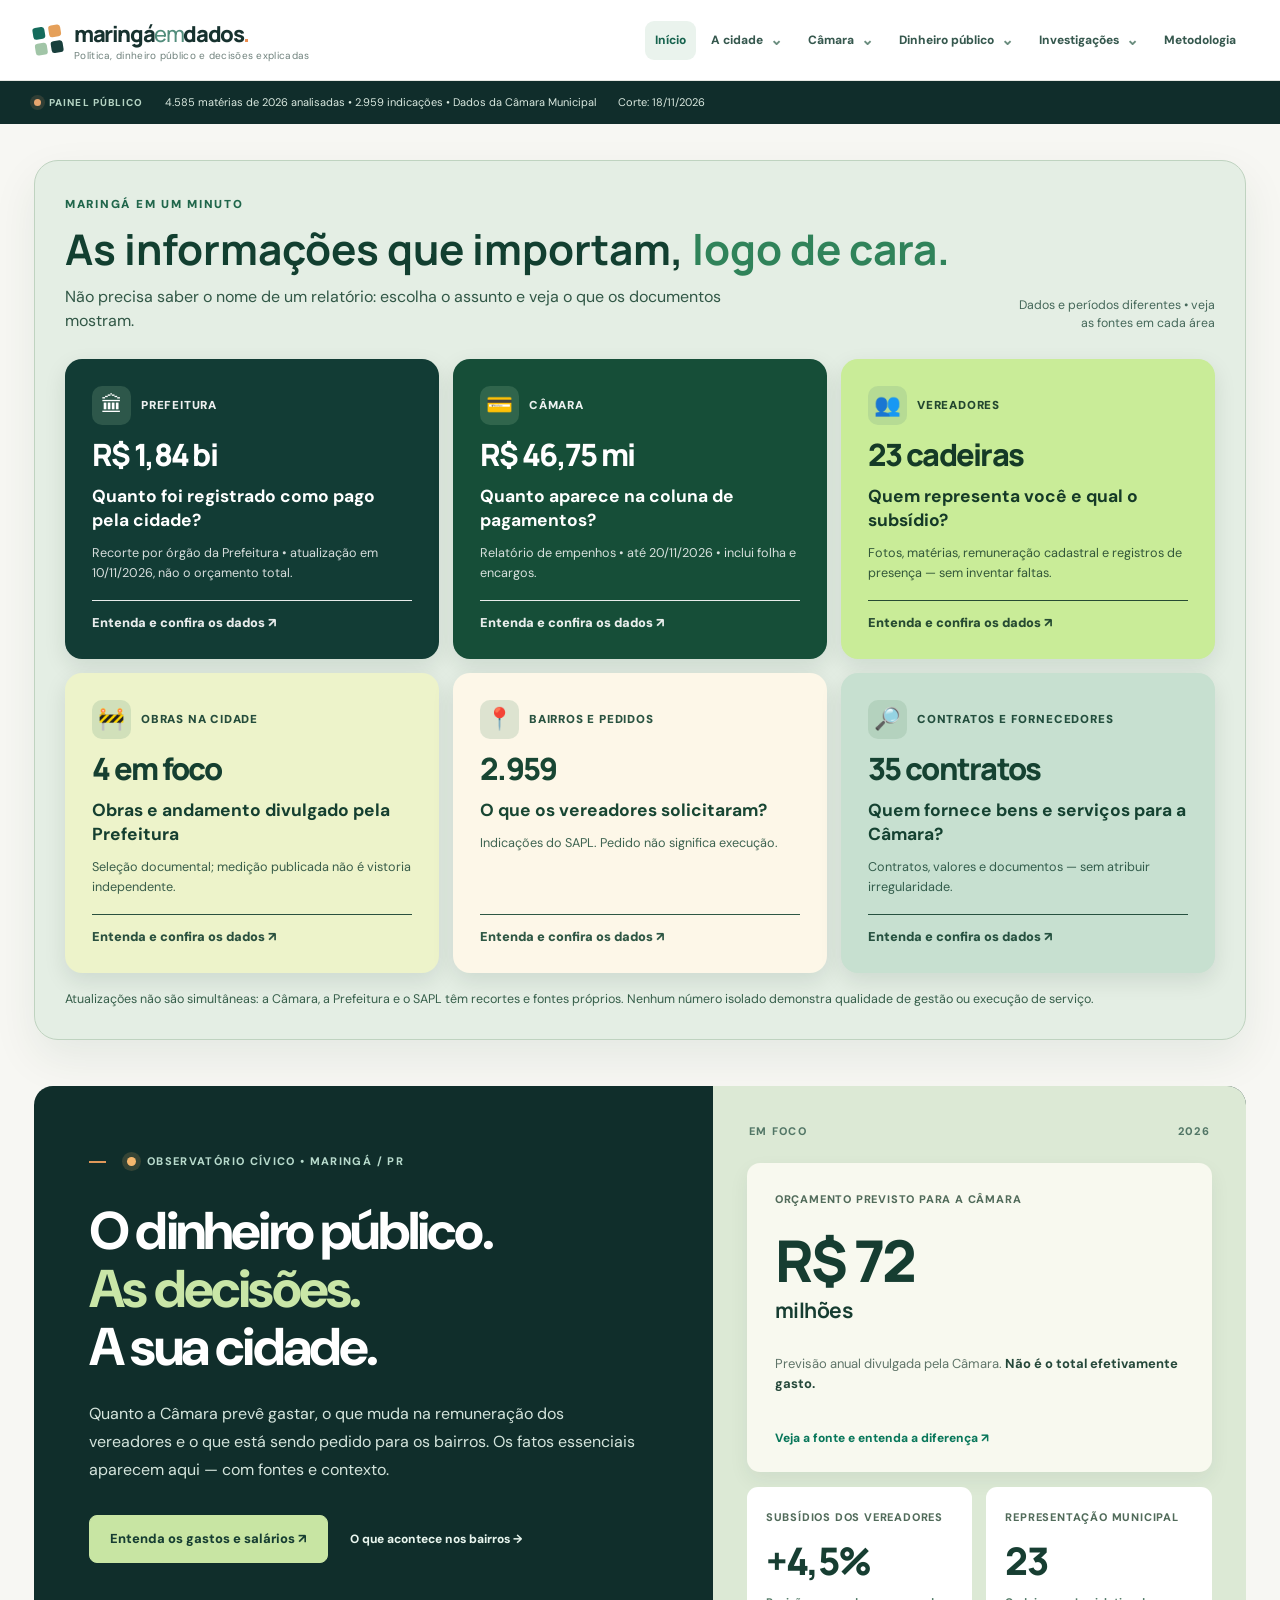
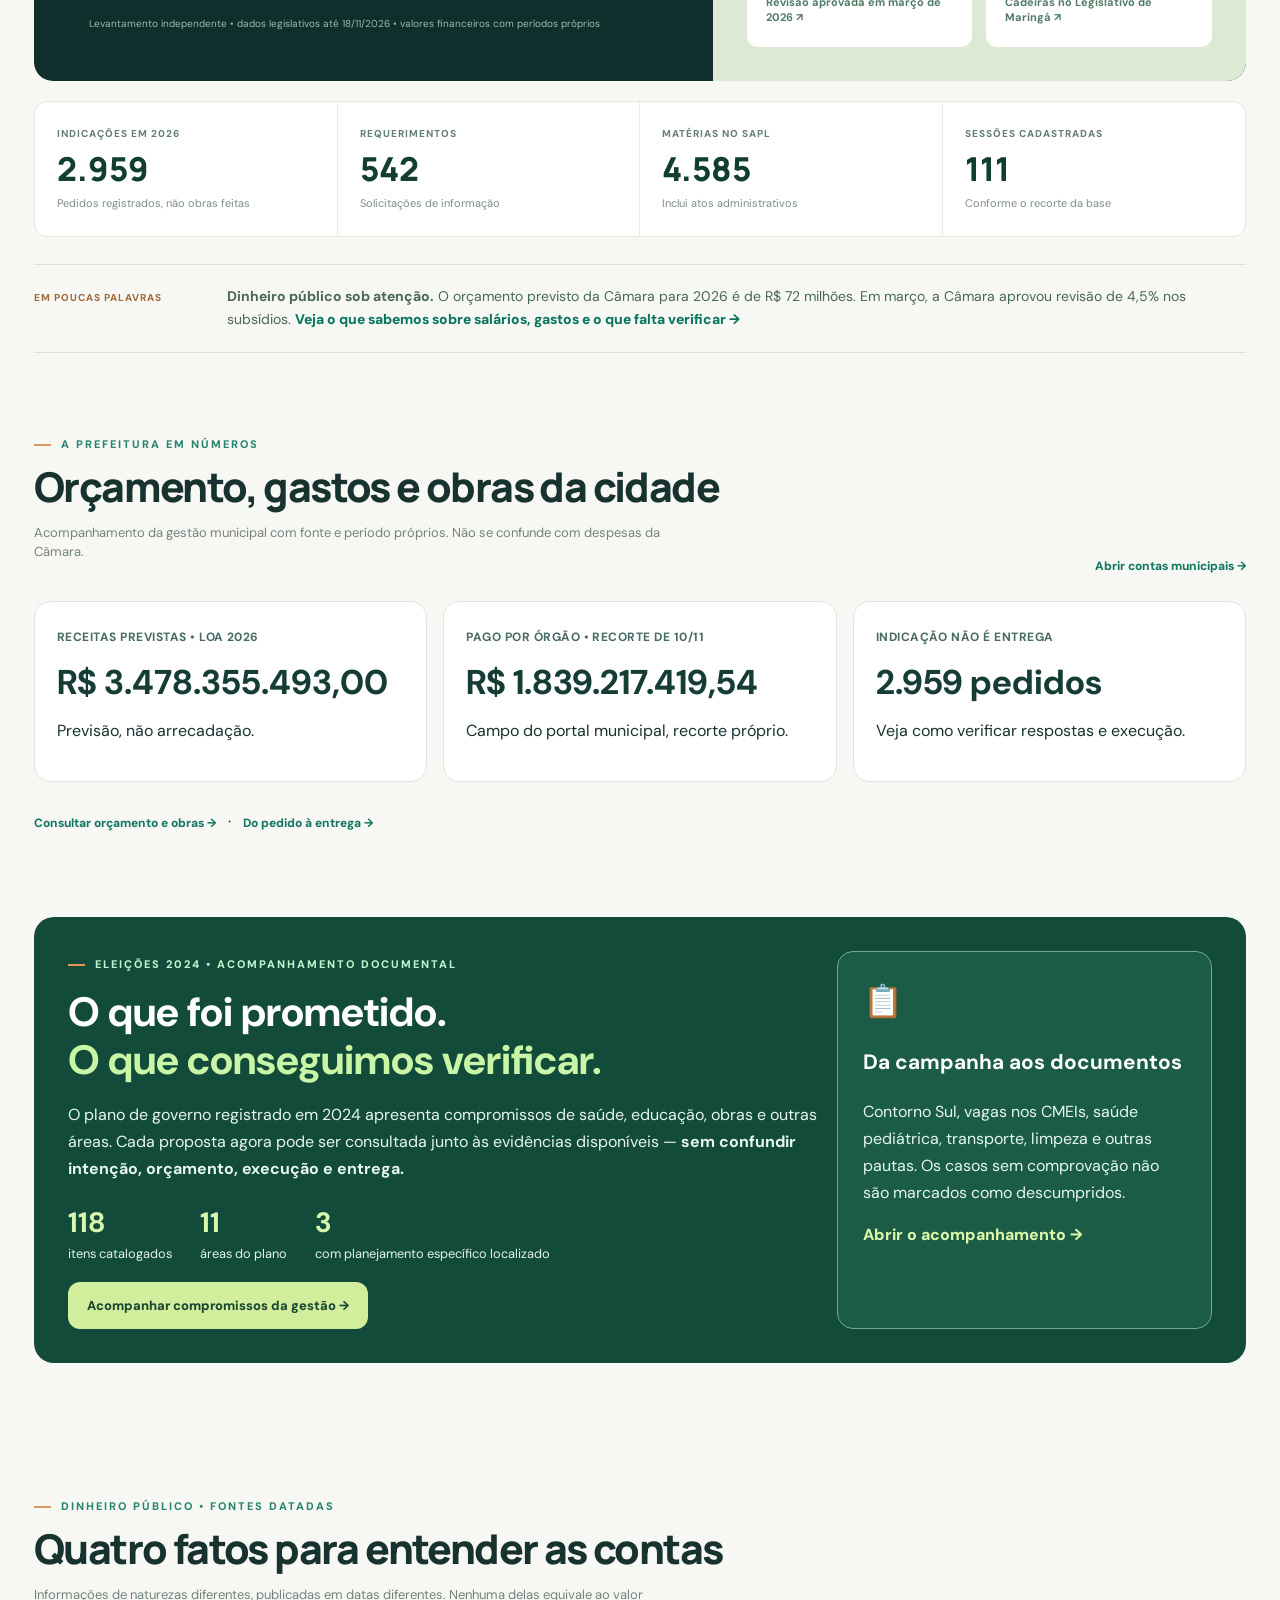
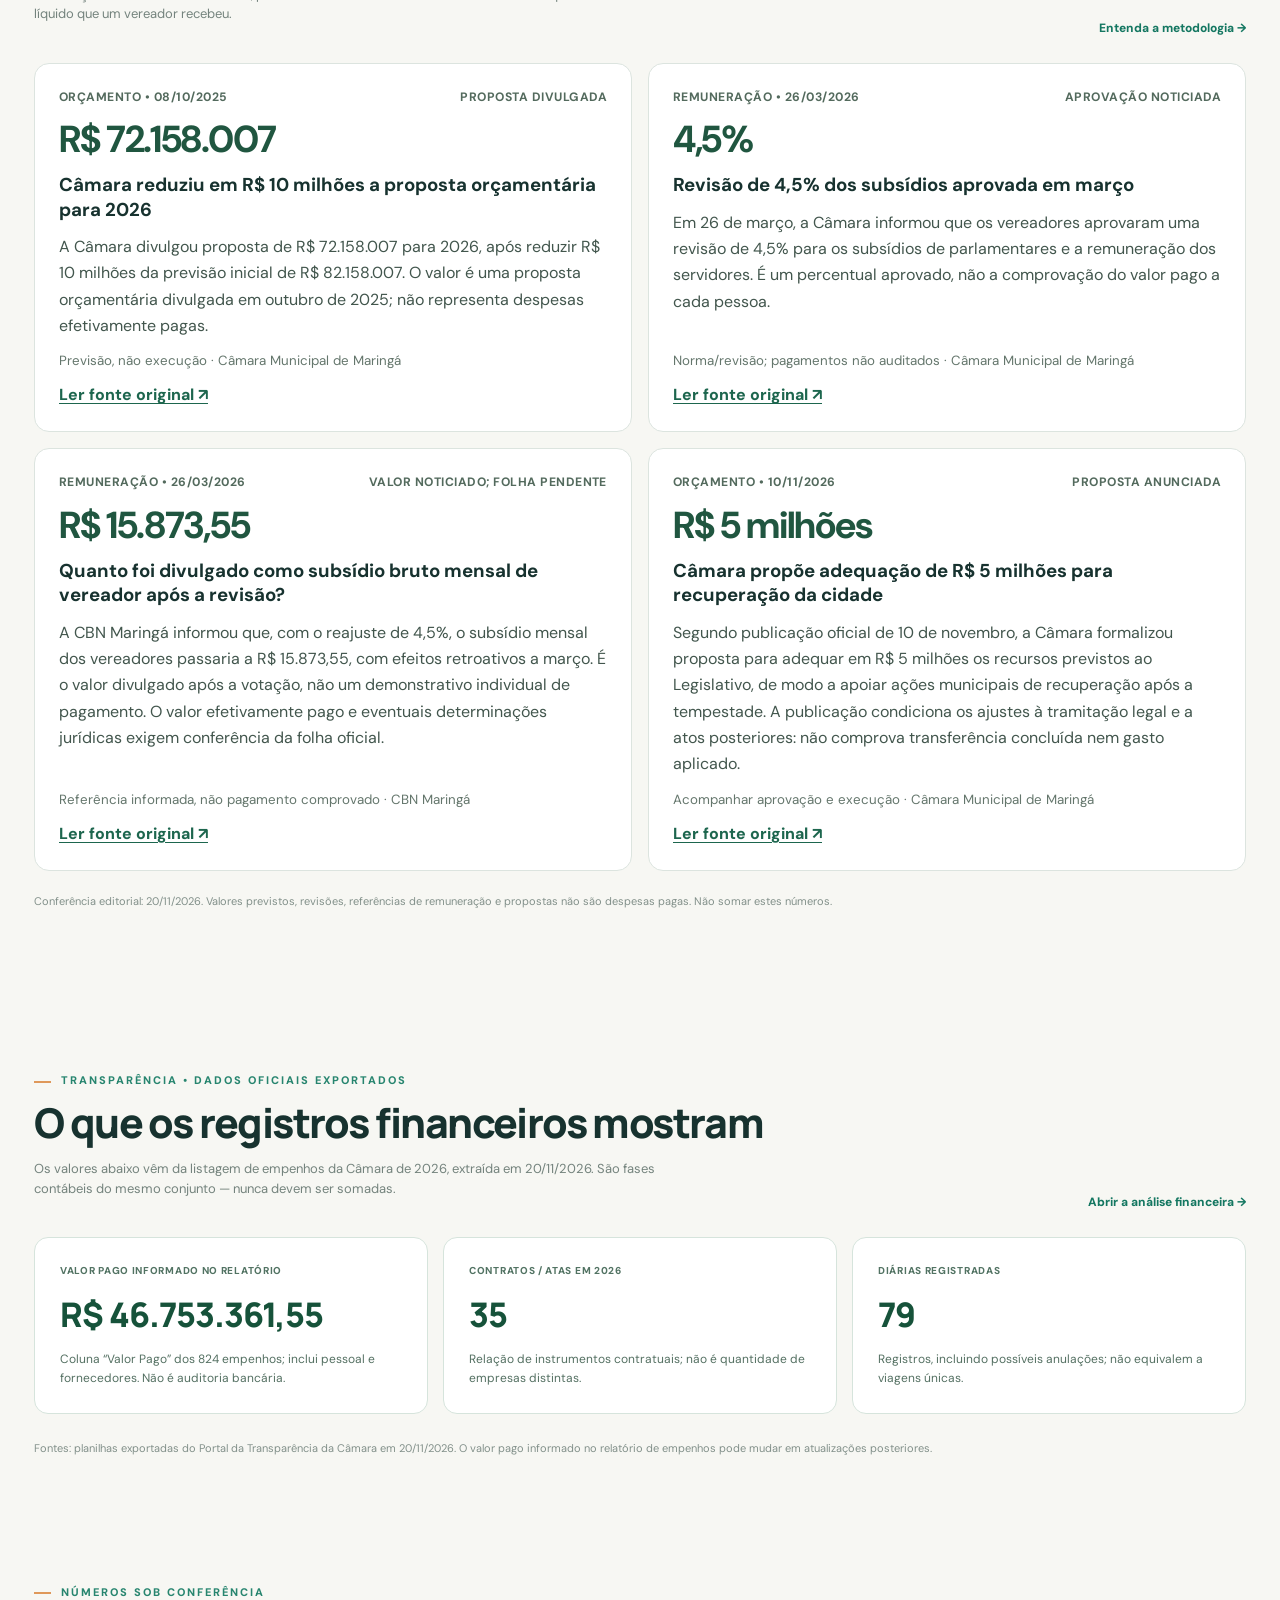
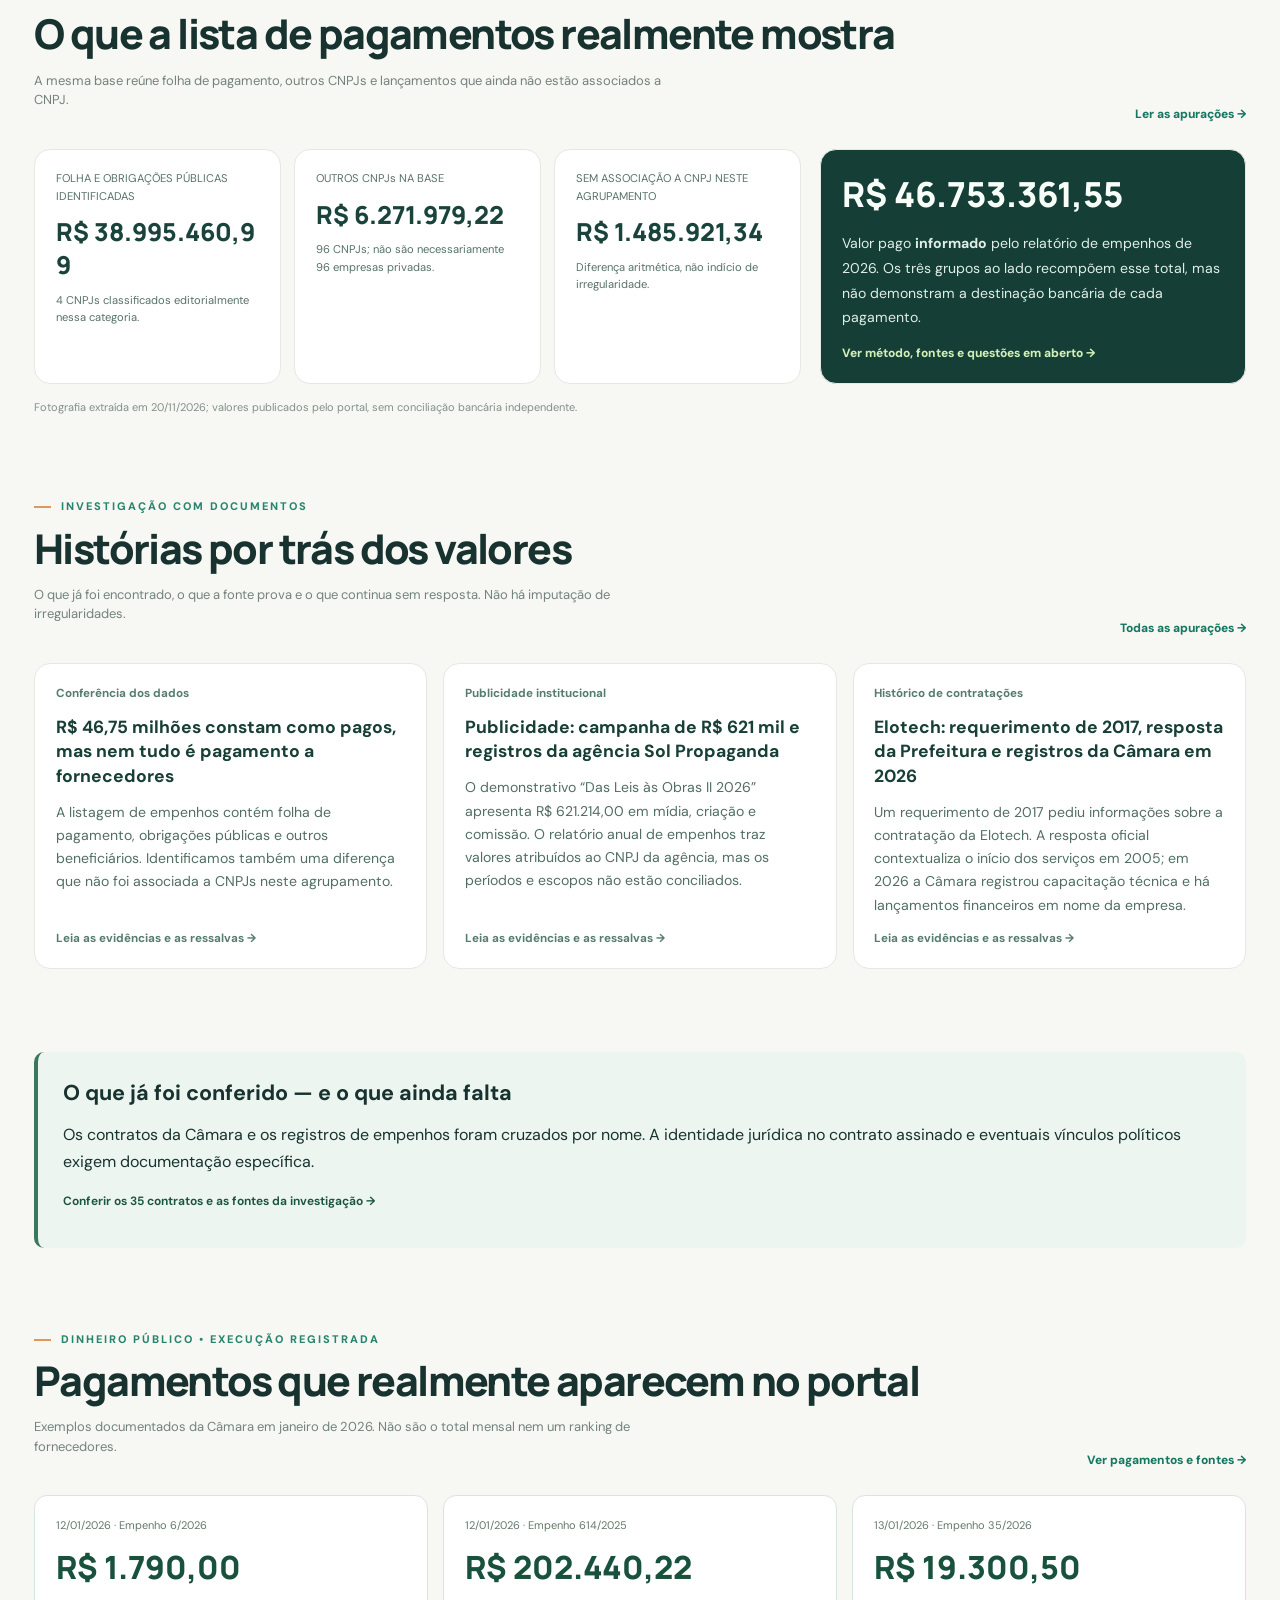
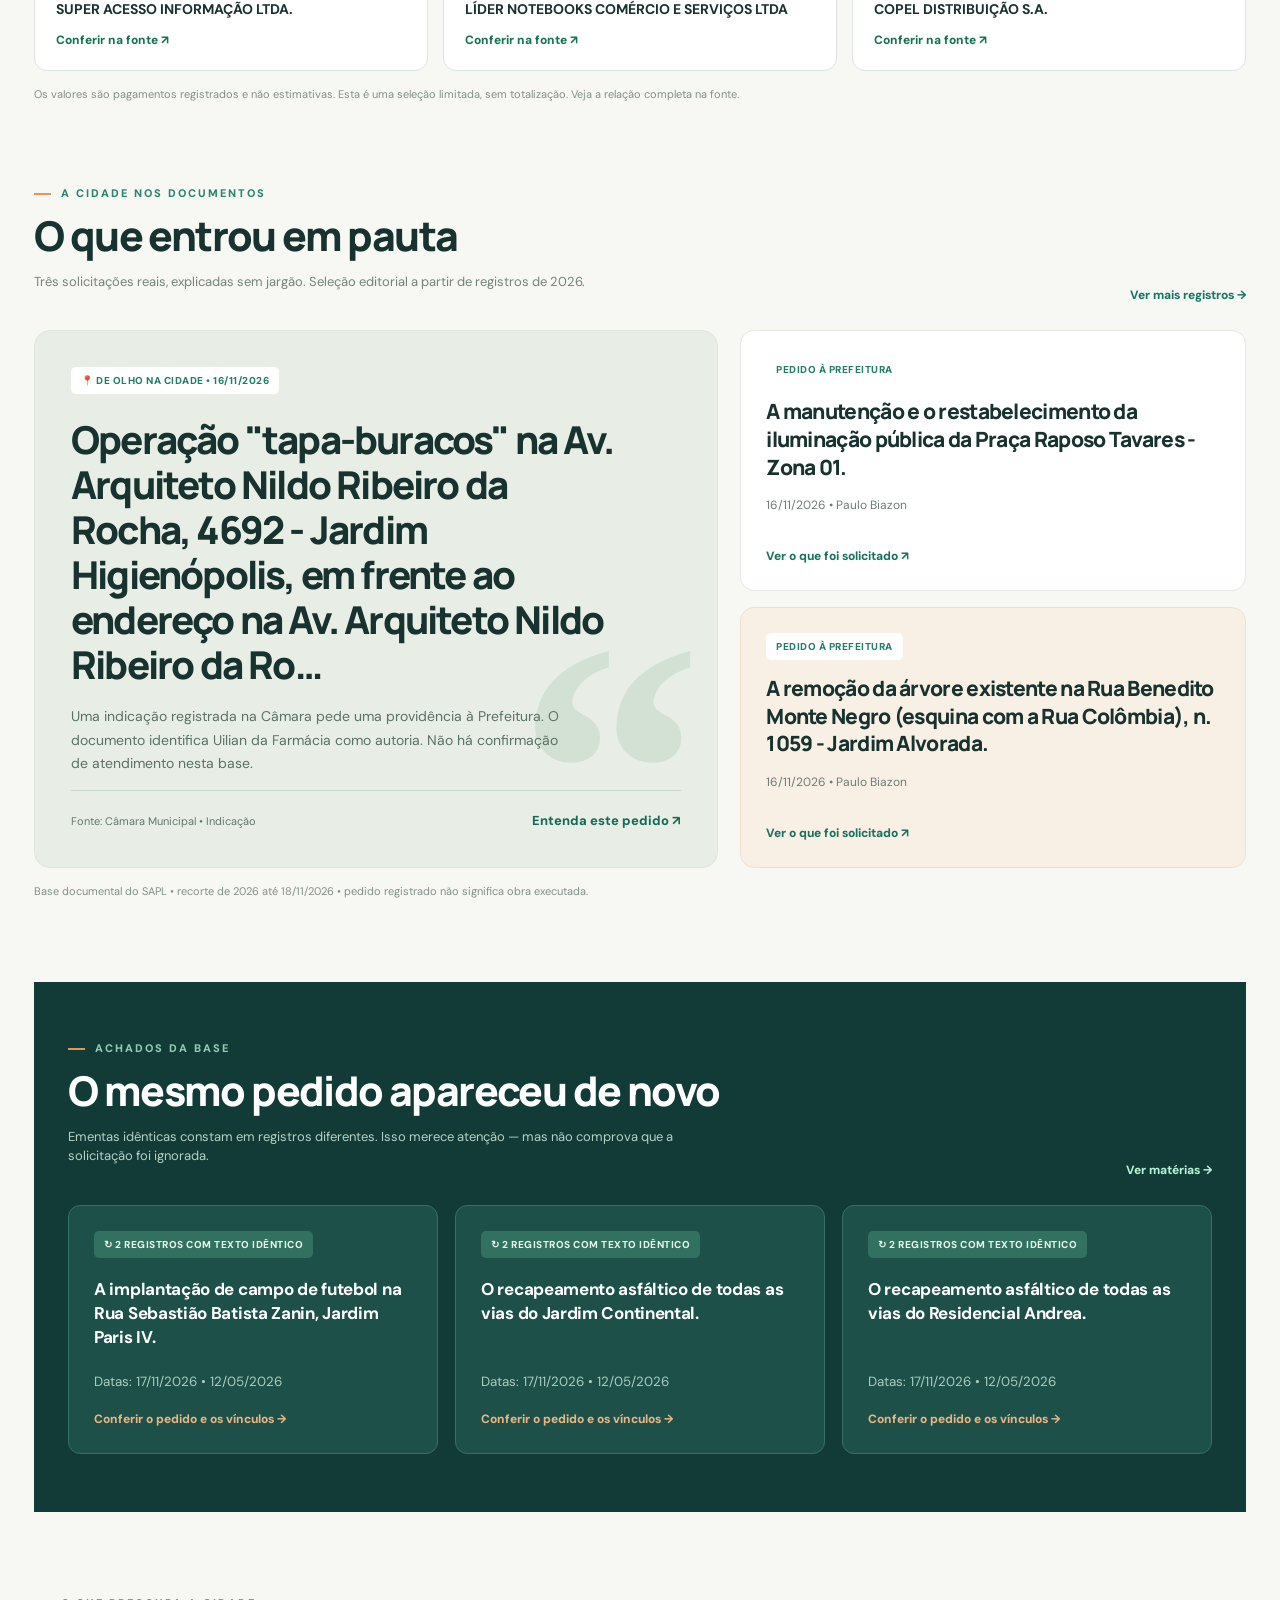
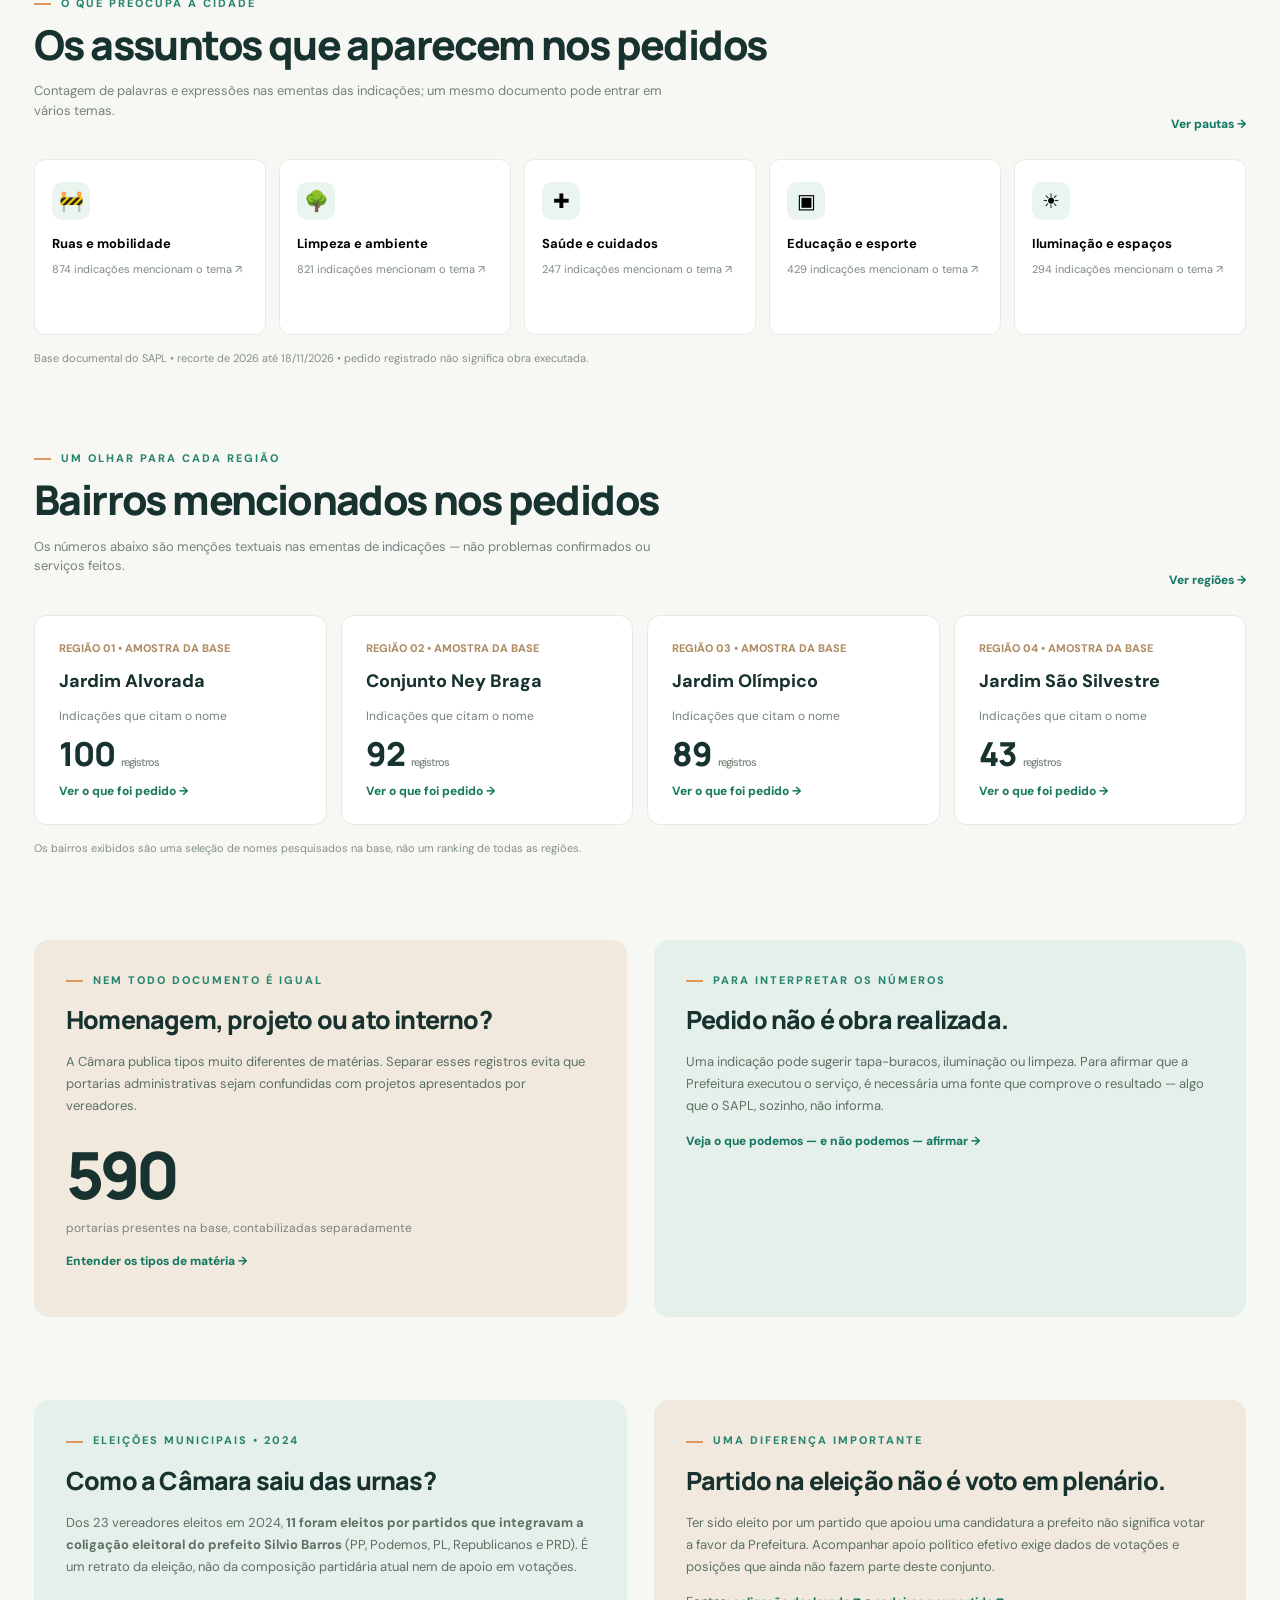
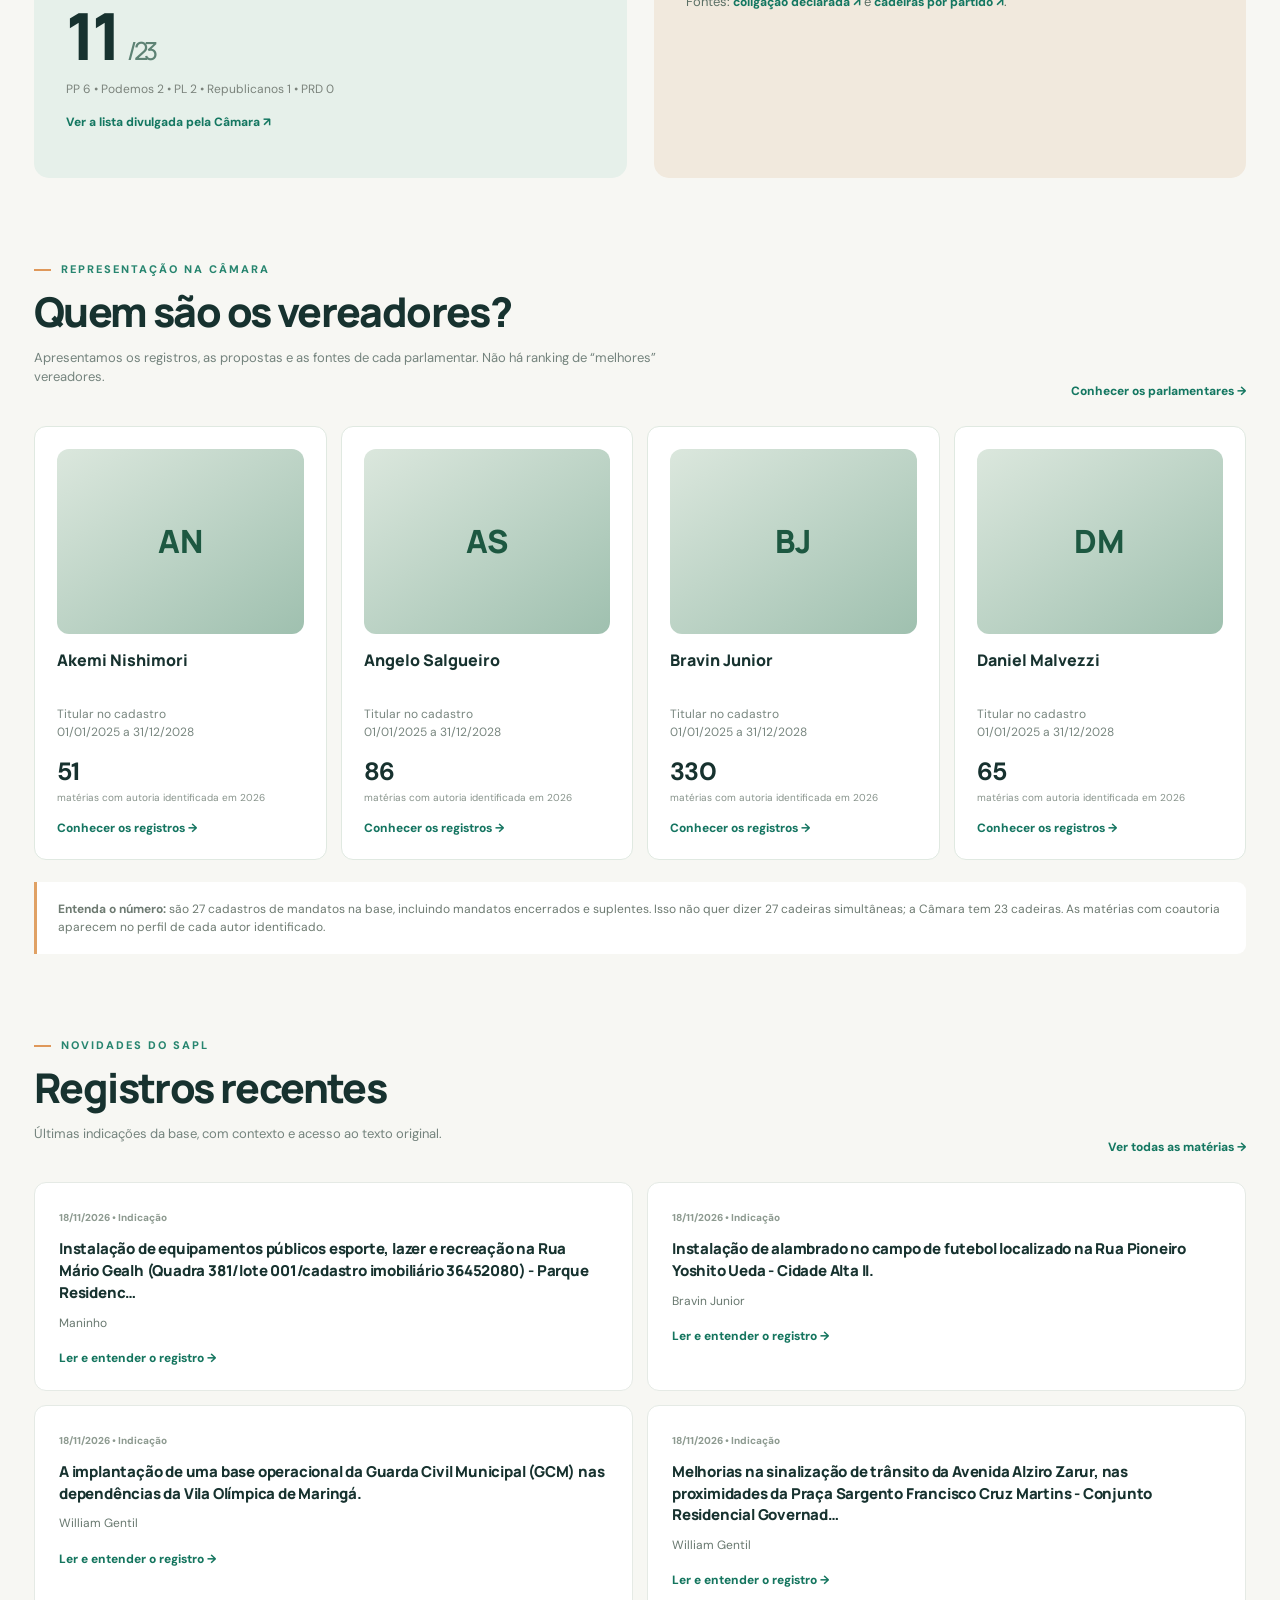
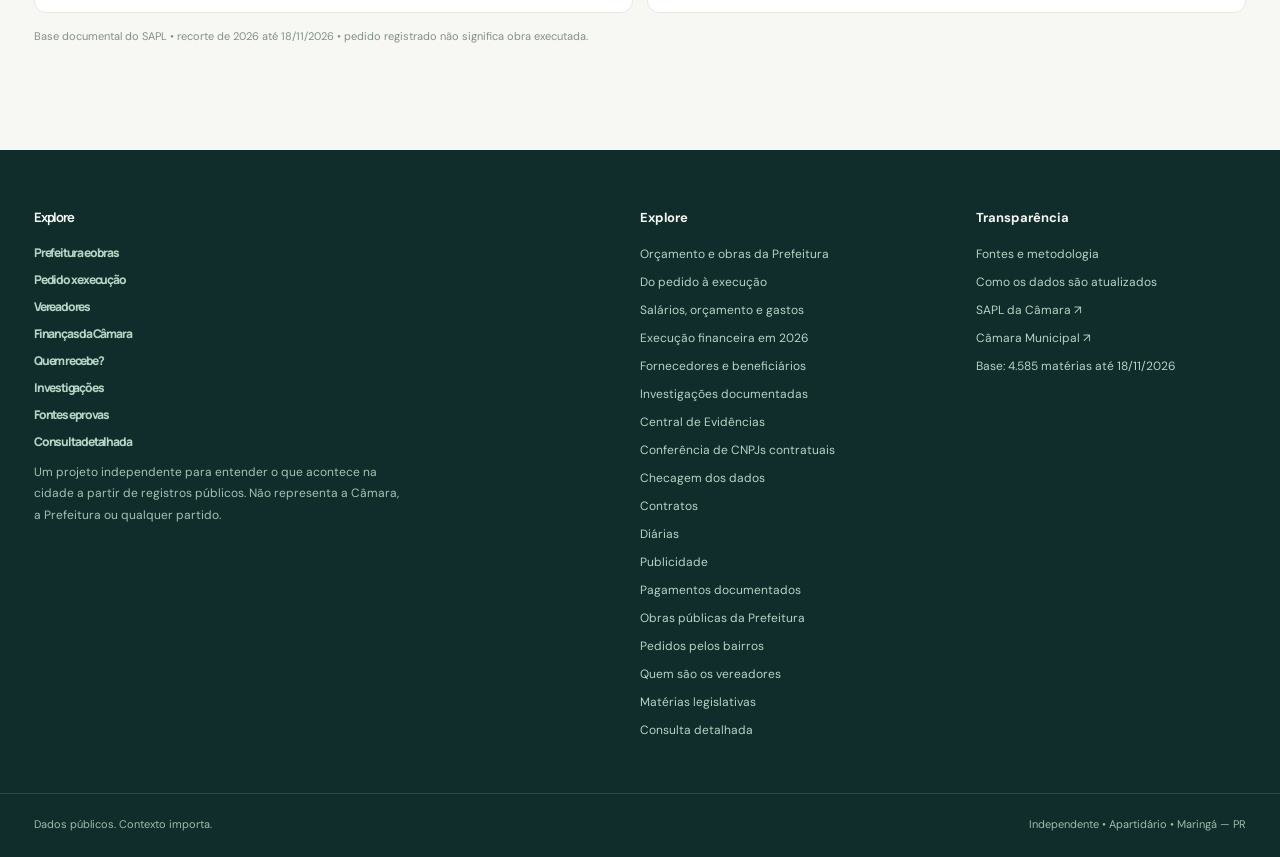
<file: index.html>
<!DOCTYPE html>

<html lang="pt-BR"><head><meta charset="utf-8"/><meta content="width=device-width,initial-scale=1" name="viewport"/><meta content="#102d2b" name="theme-color"/><meta content="Quanto custa a Câmara e o que acontece em Maringá: orçamento, subsídios, demandas dos bairros e atividade dos vereadores, com fontes e contexto." name="description"/><title>Maringá em Dados — A cidade por trás dos documentos</title><link href="https://fonts.googleapis.com" rel="preconnect"/><link crossorigin="" href="https://fonts.gstatic.com" rel="preconnect"/><link href="https://fonts.googleapis.com/css2?family=DM+Sans:wght@400;500;600;700;800&amp;family=Manrope:wght@400;500;600;700;800&amp;display=swap" rel="stylesheet"/><link href="portal.css" rel="stylesheet"/><script defer="" src="portal.js"></script></head>
<body><a class="skip" href="#main">Pular para o conteúdo</a>
<header class="site-head"><div class="wrap head-inner"><a aria-label="Maringá em Dados, início" class="identity" href="#inicio"><span aria-hidden="true" class="identity-icon"><i></i><i></i><i></i><i></i></span><span class="identity-copy"><strong>maringá<span>em</span>dados<span class="dot">.</span></strong><small>Política, dinheiro público e decisões explicadas</small></span></a><nav aria-label="Navegação principal" class="main-navigation" id="navigation"><a class="nav-start" data-nav="inicio" href="#inicio">Início</a><details class="nav-group"><summary>A cidade</summary><div class="nav-dropdown"><a data-nav="prefeitura" href="#prefeitura">Prefeitura e orçamento</a><a data-nav="obras" href="#obras">Obras públicas</a><a data-nav="bairros" href="#bairros">Pedidos por bairros</a><a data-nav="acompanhamento" href="#acompanhamento">Do pedido à execução</a><a data-nav="promessas" href="#promessas">Promessas e compromissos</a></div></details><details class="nav-group"><summary>Câmara</summary><div class="nav-dropdown"><a data-nav="vereadores" href="#vereadores">Vereadores</a><a data-nav="pautas" href="#pautas">Propostas e projetos</a><a data-nav="sessoes" href="#sessoes">Sessões</a></div></details><details class="nav-group"><summary>Dinheiro público</summary><div class="nav-dropdown"><a data-nav="dinheiro" href="#dinheiro">Panorama financeiro</a><a data-nav="execucao" href="#execucao">Execução da Câmara 2026</a><a data-nav="fornecedores" href="#fornecedores">Quem recebe?</a><a data-nav="contratos" href="#contratos">Contratos</a><a data-nav="licitacoes" href="#licitacoes">Licitações</a><a data-nav="diarias" href="#diarias">Diárias e viagens</a><a data-nav="publicidade" href="#publicidade">Publicidade</a><a data-nav="pagamentos" href="#pagamentos">Pagamentos documentados</a></div></details><details class="nav-group"><summary>Investigações</summary><div class="nav-dropdown"><a data-nav="investigacoes" href="#investigacoes">Apurações documentadas</a><a data-nav="evidencias" href="#evidencias">Fontes e provas</a><a data-nav="auditoria" href="#auditoria">Conferência de dados</a><a href="identidade-contratos.html">CNPJs dos contratos</a></div></details><a class="nav-about" data-nav="metodologia" href="#metodologia">Metodologia</a></nav><button aria-controls="navigation" aria-expanded="false" aria-label="Abrir menu" id="menu-btn">☰</button></div></header>
<div class="ticker"><div class="wrap ticker-inner"><span class="ticker-label"><span class="pulse"></span> PAINEL PÚBLICO</span><span id="ticker-txt">Dados públicos da Câmara Municipal de Maringá, explicados para você.</span><span id="ticker-date">Recorte de 2026</span></div></div>
<main class="wrap" id="main"><div id="app"><section class="loading"><p>Organizando os dados públicos de Maringá…</p></section></div></main>
<footer class="footer"><div class="wrap footer-grid"><div><div class="foot-brand"><strong>Explore</strong><a href="#prefeitura">Prefeitura e obras</a><a href="#acompanhamento">Pedido x execução</a><a href="#vereadores">Vereadores</a><a href="#execucao">Finanças da Câmara</a><a href="#fornecedores">Quem recebe?</a><a href="#investigacoes">Investigações</a><a href="#evidencias">Fontes e provas</a><a href="arquivo.html">Consulta detalhada</a></div><p>Um projeto independente para entender o que acontece na cidade a partir de registros públicos. Não representa a Câmara, a Prefeitura ou qualquer partido.</p></div><div><strong>Explore</strong><a href="#prefeitura">Orçamento e obras da Prefeitura</a><a href="#acompanhamento">Do pedido à execução</a><a href="#dinheiro">Salários, orçamento e gastos</a><a href="#execucao">Execução financeira em 2026</a><a href="#fornecedores">Fornecedores e beneficiários</a><a href="#investigacoes">Investigações documentadas</a><a href="#evidencias">Central de Evidências</a><a href="identidade-contratos.html">Conferência de CNPJs contratuais</a><a href="#auditoria">Checagem dos dados</a><a href="#contratos">Contratos</a><a href="#diarias">Diárias</a><a href="#publicidade">Publicidade</a><a href="#pagamentos">Pagamentos documentados</a><a href="#obras">Obras públicas da Prefeitura</a><a href="#bairros">Pedidos pelos bairros</a><a href="#vereadores">Quem são os vereadores</a><a href="#pautas">Matérias legislativas</a><a href="arquivo.html">Consulta detalhada</a></div><div><strong>Transparência</strong><a href="#metodologia">Fontes e metodologia</a><a href="#atualizacoes">Como os dados são atualizados</a><a href="https://sapl.cmm.pr.gov.br/" rel="noopener noreferrer" target="_blank">SAPL da Câmara ↗</a><a href="https://www.cmm.pr.gov.br/" rel="noopener noreferrer" target="_blank">Câmara Municipal ↗</a><span class="foot-small" id="foot-cut"></span></div></div><div class="wrap foot-bottom"><span>Dados públicos. Contexto importa.</span><span>Independente • Apartidário • Maringá — PR</span></div></footer></body></html>
</file>
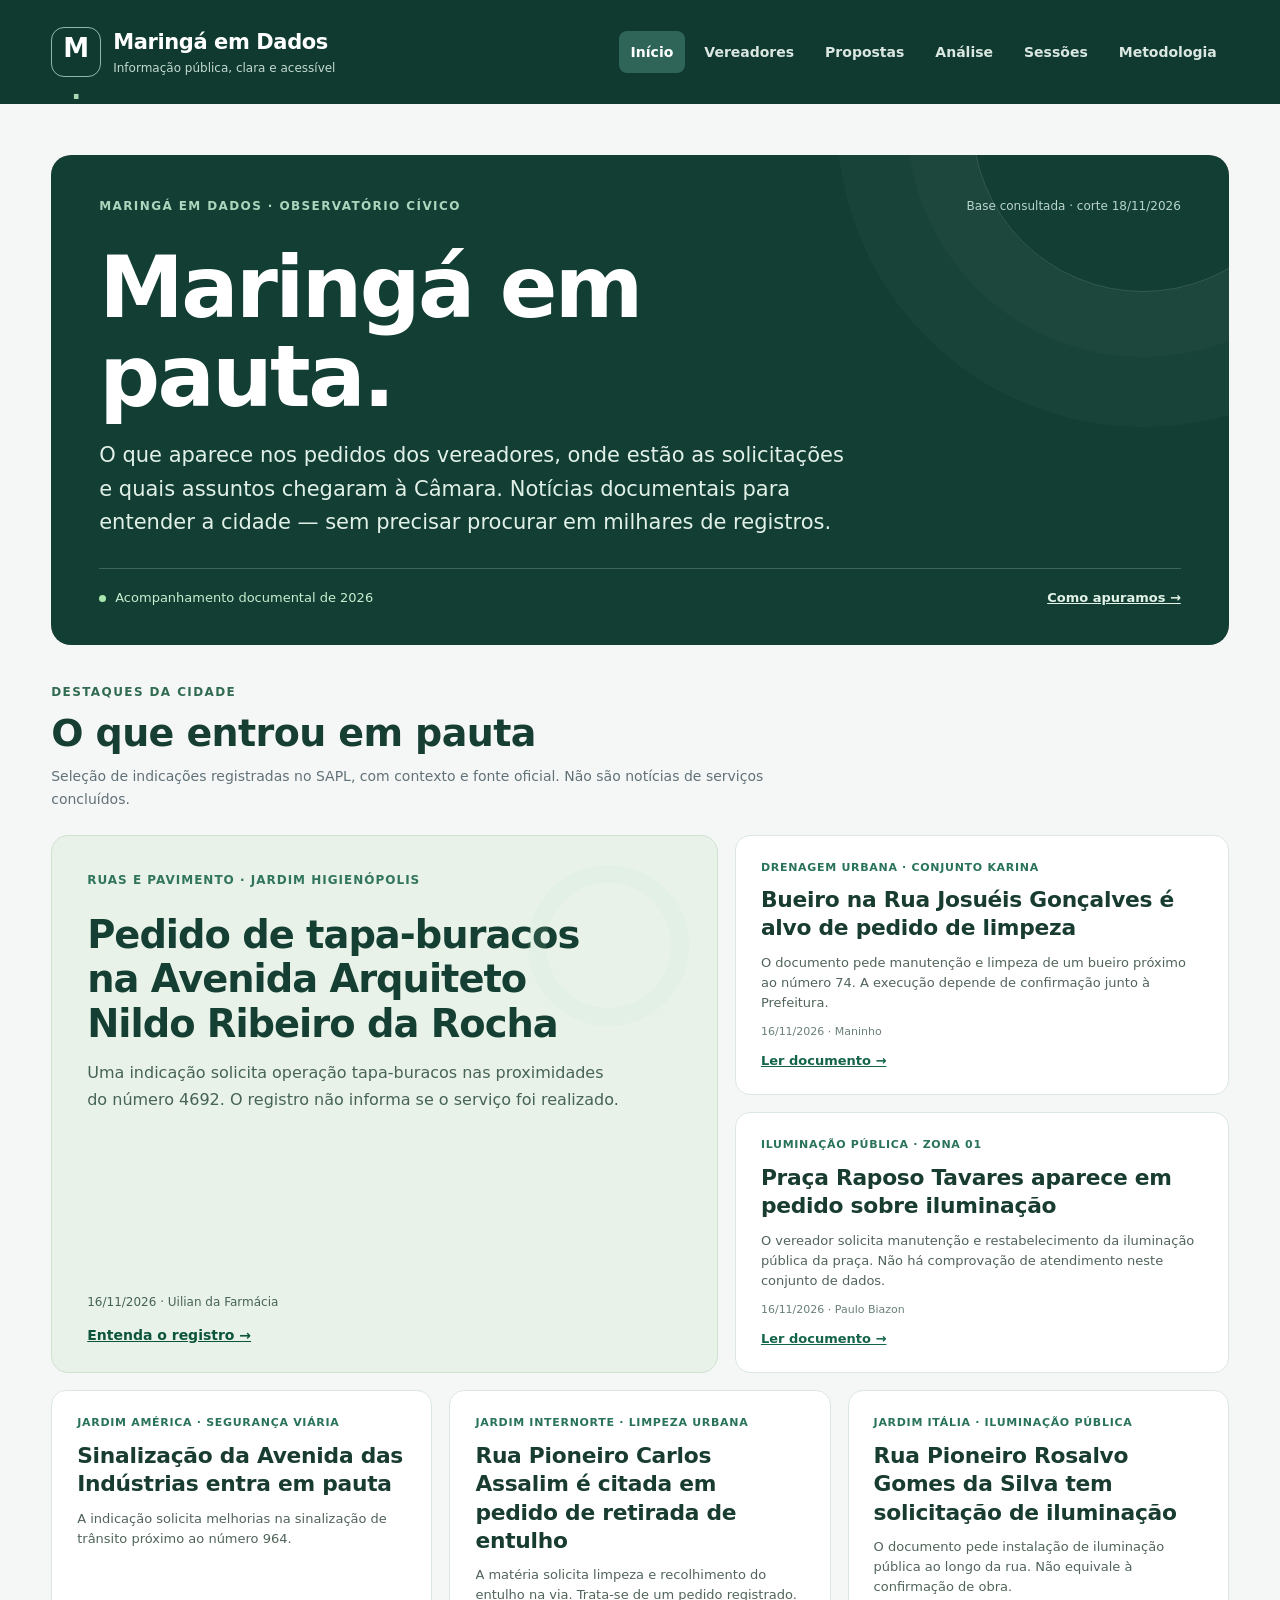
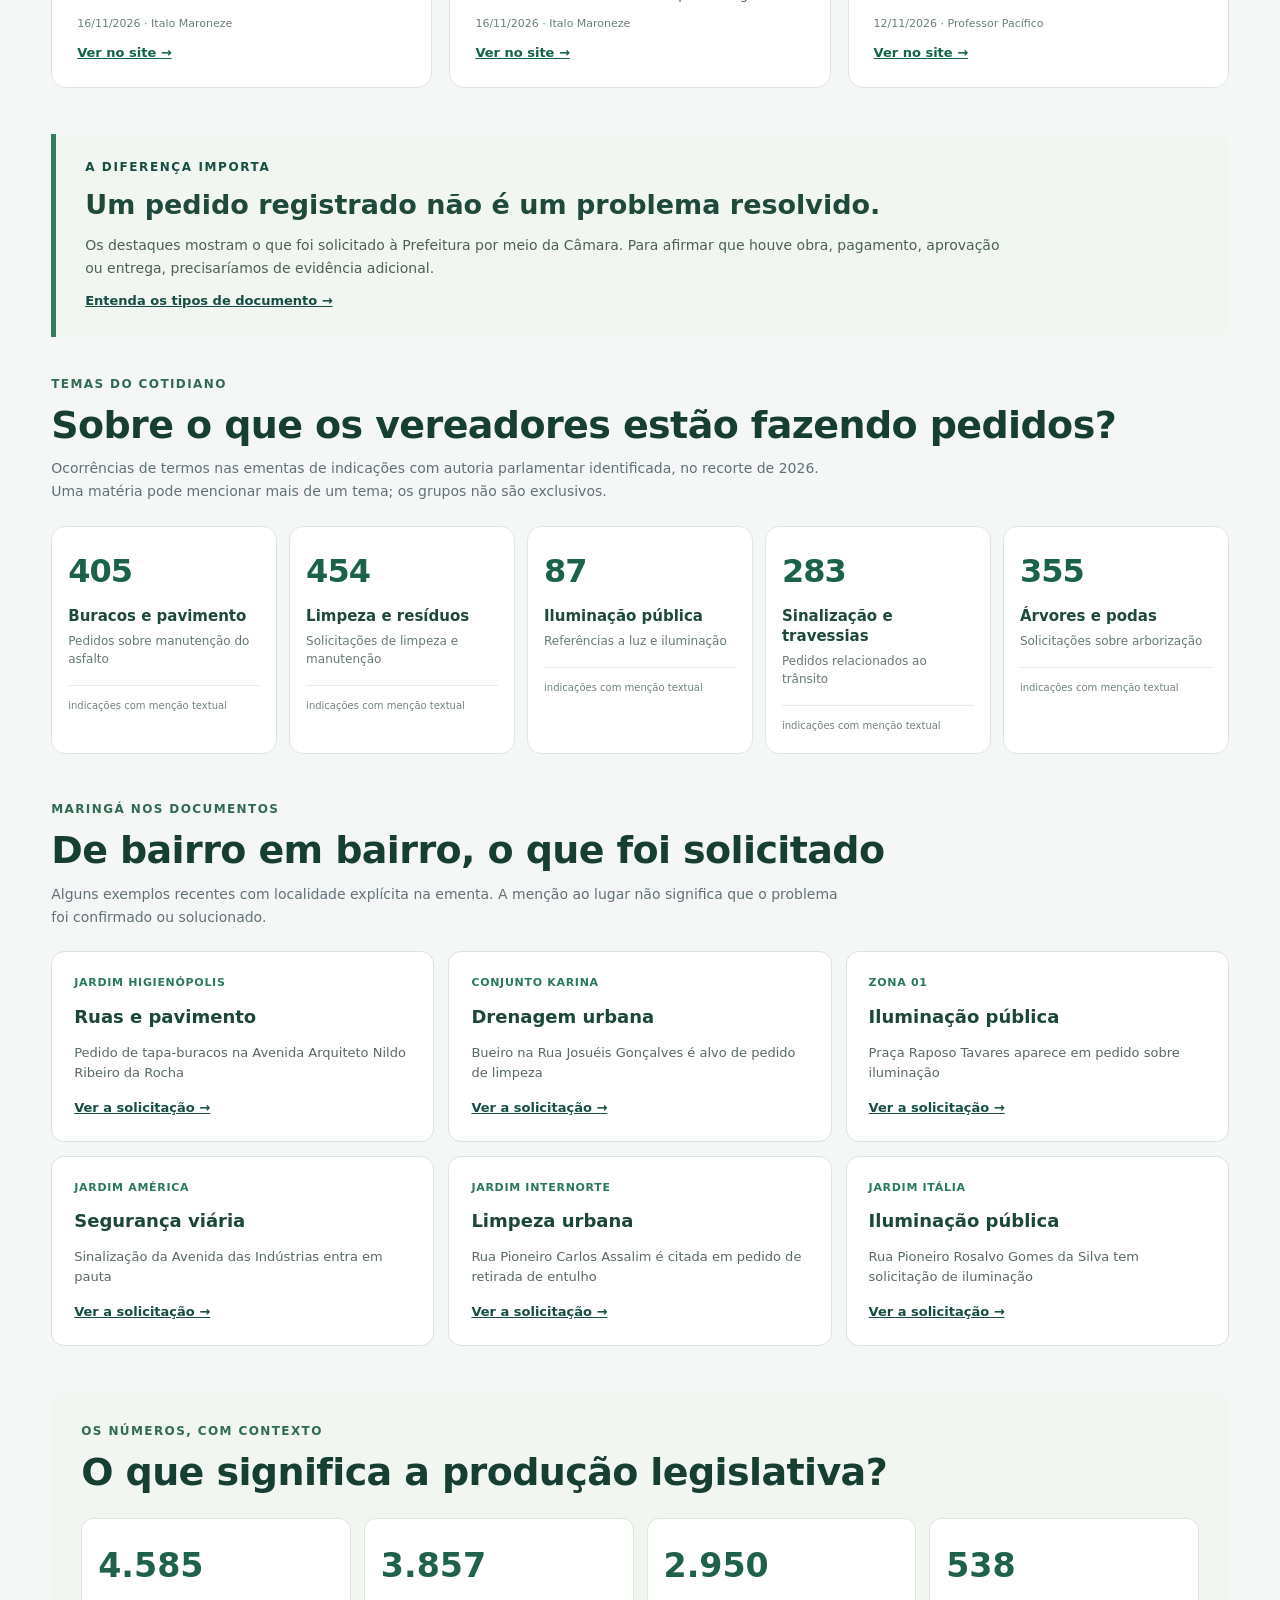
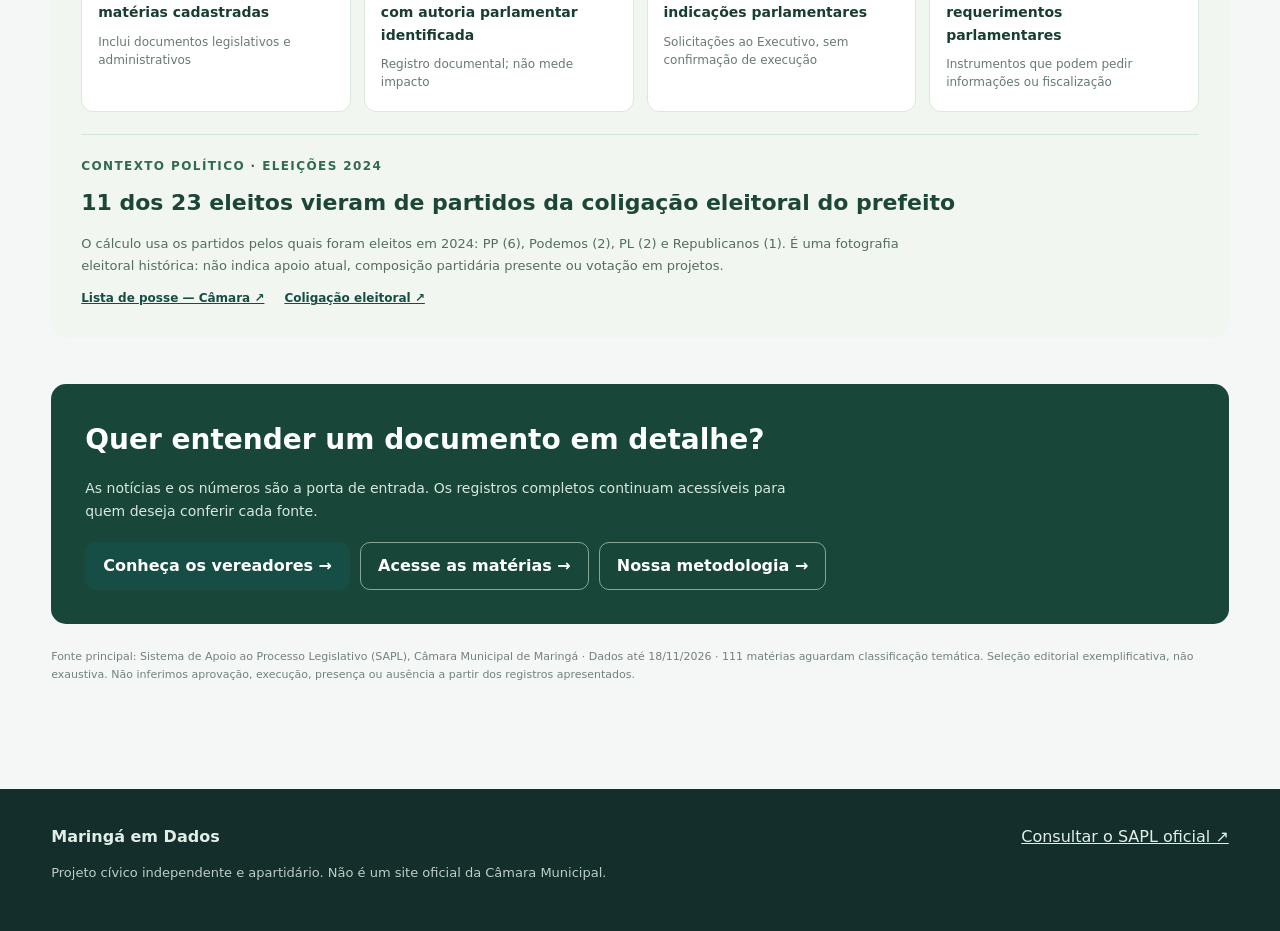
<file: arquivo.html>
<!doctype html>
<html lang="pt-BR">
<head>
<meta charset="utf-8"><meta name="viewport" content="width=device-width, initial-scale=1">
<meta name="description" content="Entenda o que entrou em pauta em Maringá: solicitações por bairro, atividade dos vereadores e documentos oficiais explicados com clareza.">
<title>Arquivo de consultas | Maringá em Dados</title>
<link rel="stylesheet" href="style.css"><script src="app.js" defer></script>
</head>
<body>
<a class="skip" href="#conteudo">Pular para o conteúdo</a>
<header class="site-header"><div class="shell header-inner">
<a class="brand" href="#inicio"><span class="brand-mark">M<span class="dot">.</span></span><span><strong>Maringá em Dados</strong><small>Informação pública, clara e acessível</small></span></a>
<nav aria-label="Navegação principal"><a href="#inicio" data-nav="inicio">Início</a><a href="#vereadores" data-nav="vereadores">Vereadores</a><a href="#propostas" data-nav="propostas">Propostas</a><a href="#analise" data-nav="analise">Análise</a><a href="#sessoes" data-nav="sessoes">Sessões</a><a href="#metodologia" data-nav="metodologia">Metodologia</a></nav>
</div></header>
<main id="conteudo" class="shell"><div id="app" aria-live="polite"><p>Carregando dados públicos…</p></div></main>
<footer><div class="shell footer-inner"><div><strong>Maringá em Dados</strong><p>Projeto cívico independente e apartidário. Não é um site oficial da Câmara Municipal.</p></div><a href="https://sapl.cmm.pr.gov.br/" target="_blank" rel="noopener noreferrer">Consultar o SAPL oficial ↗</a></div></footer>
</body></html>
</file>
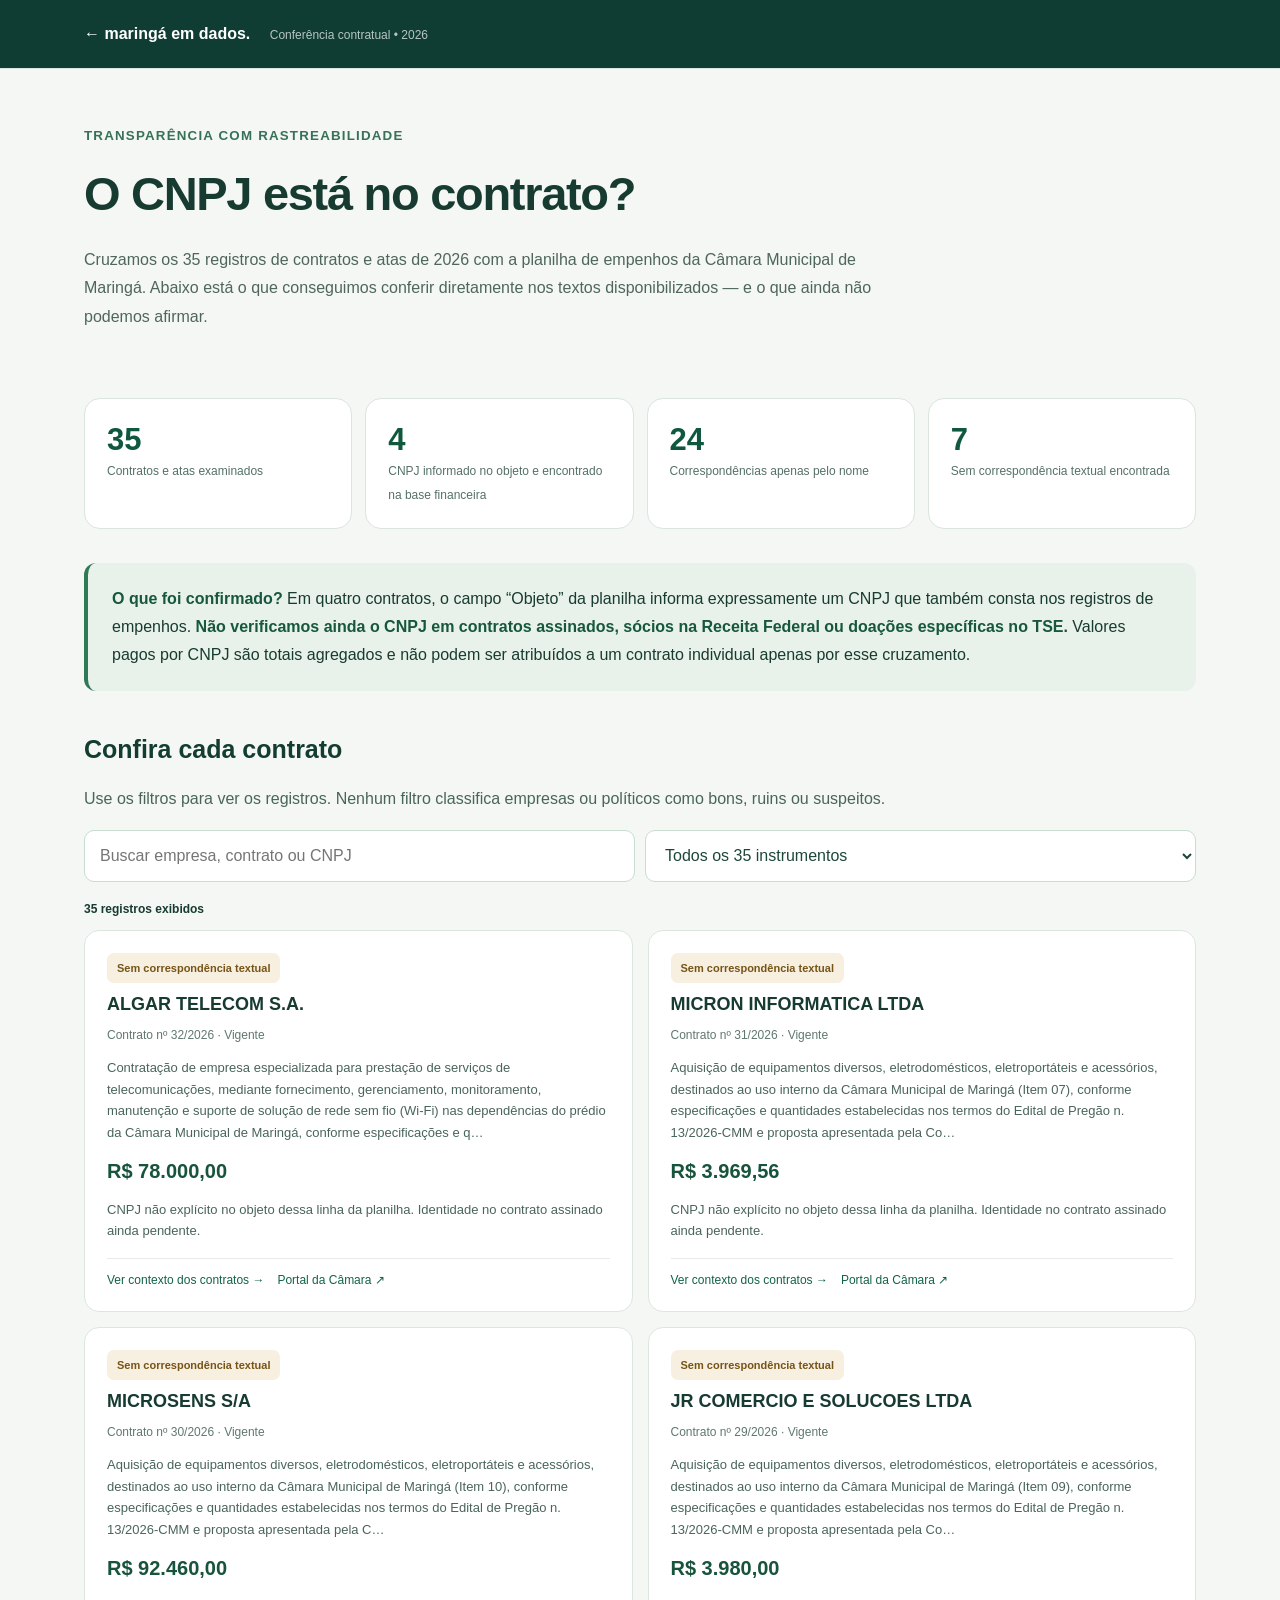
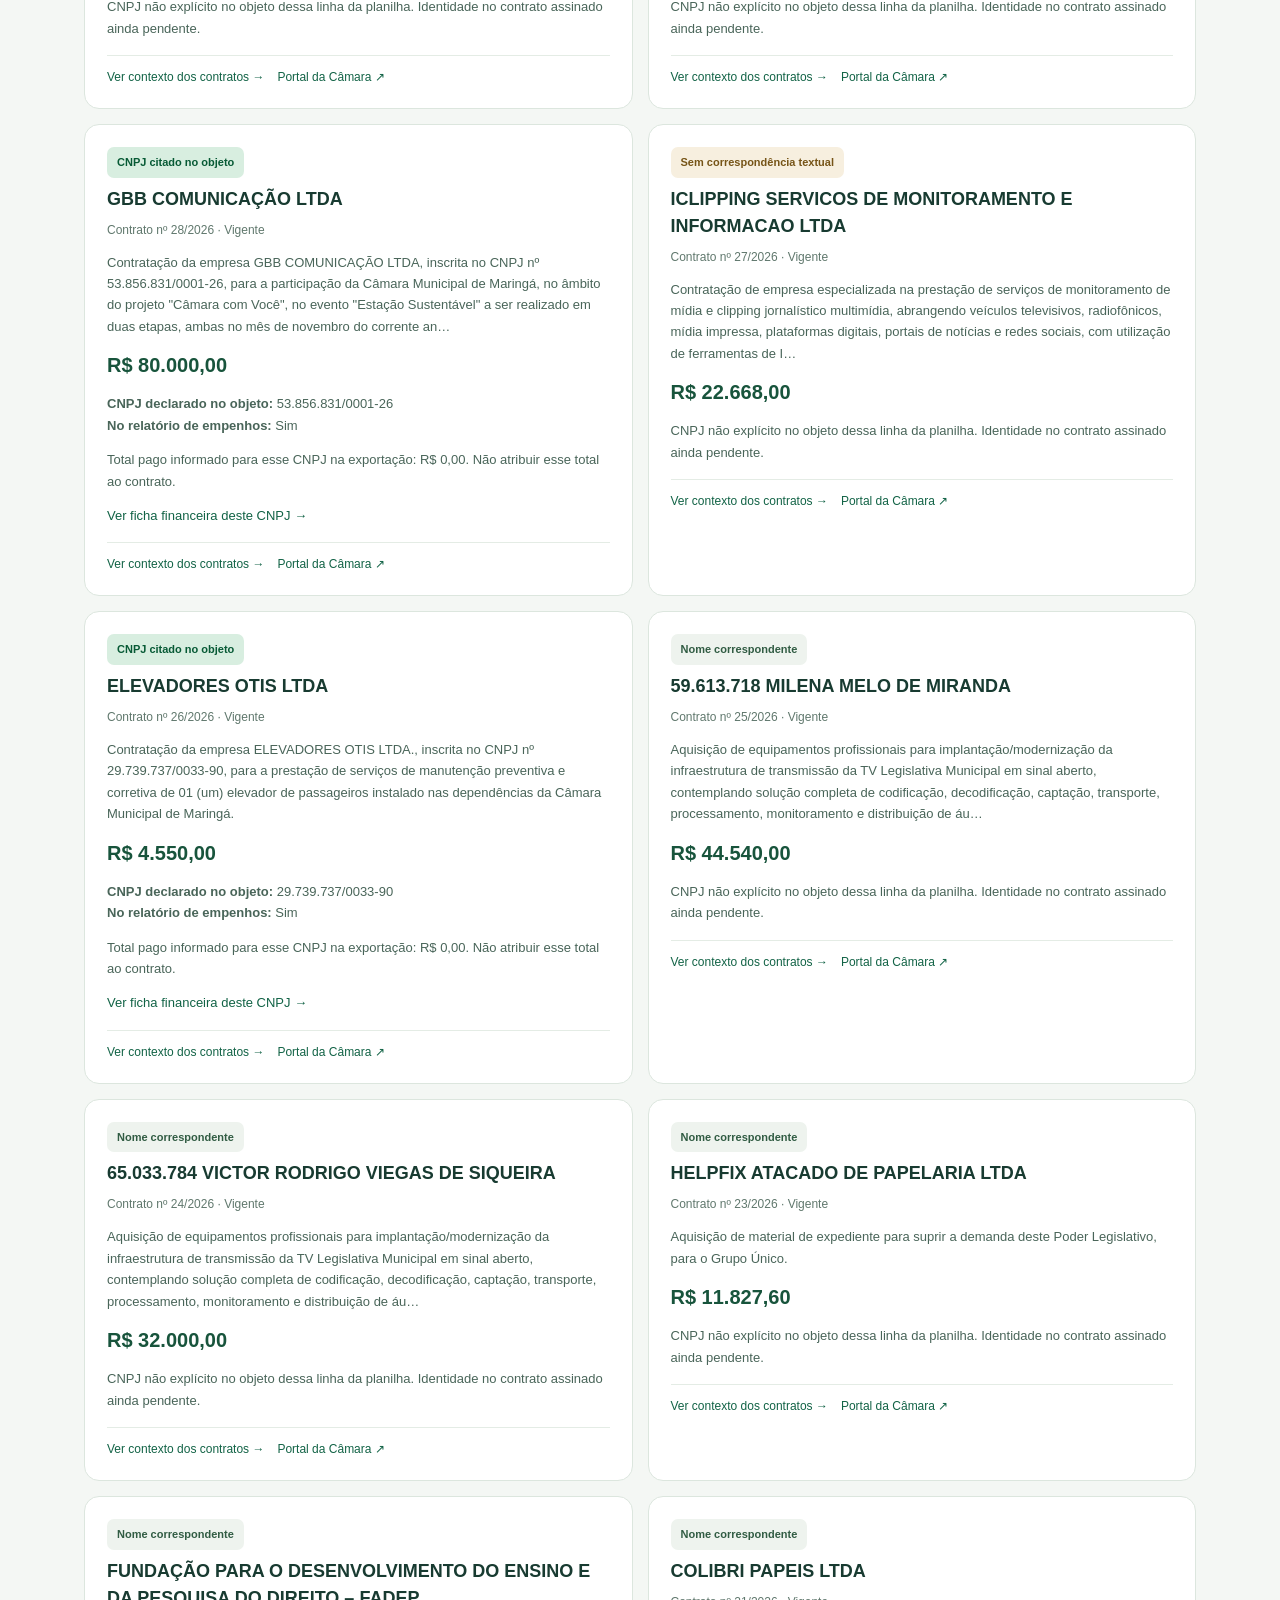
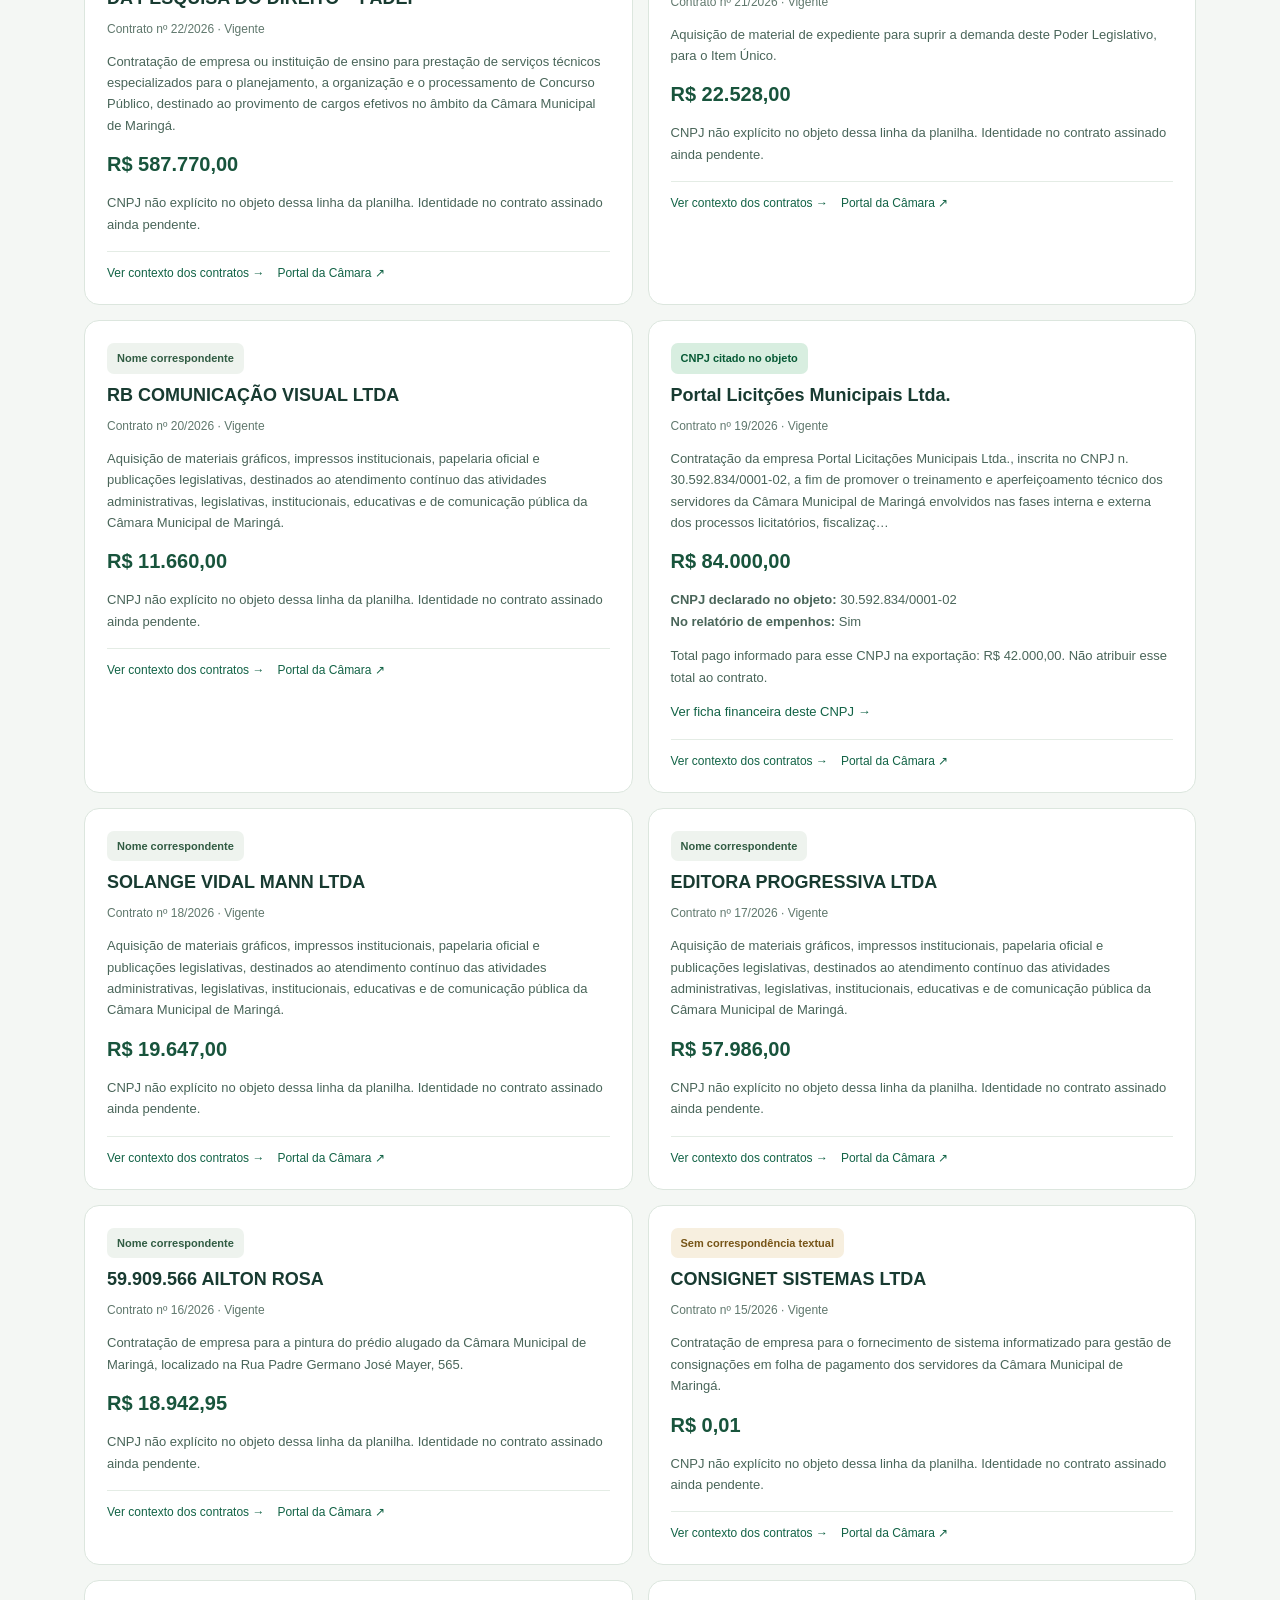
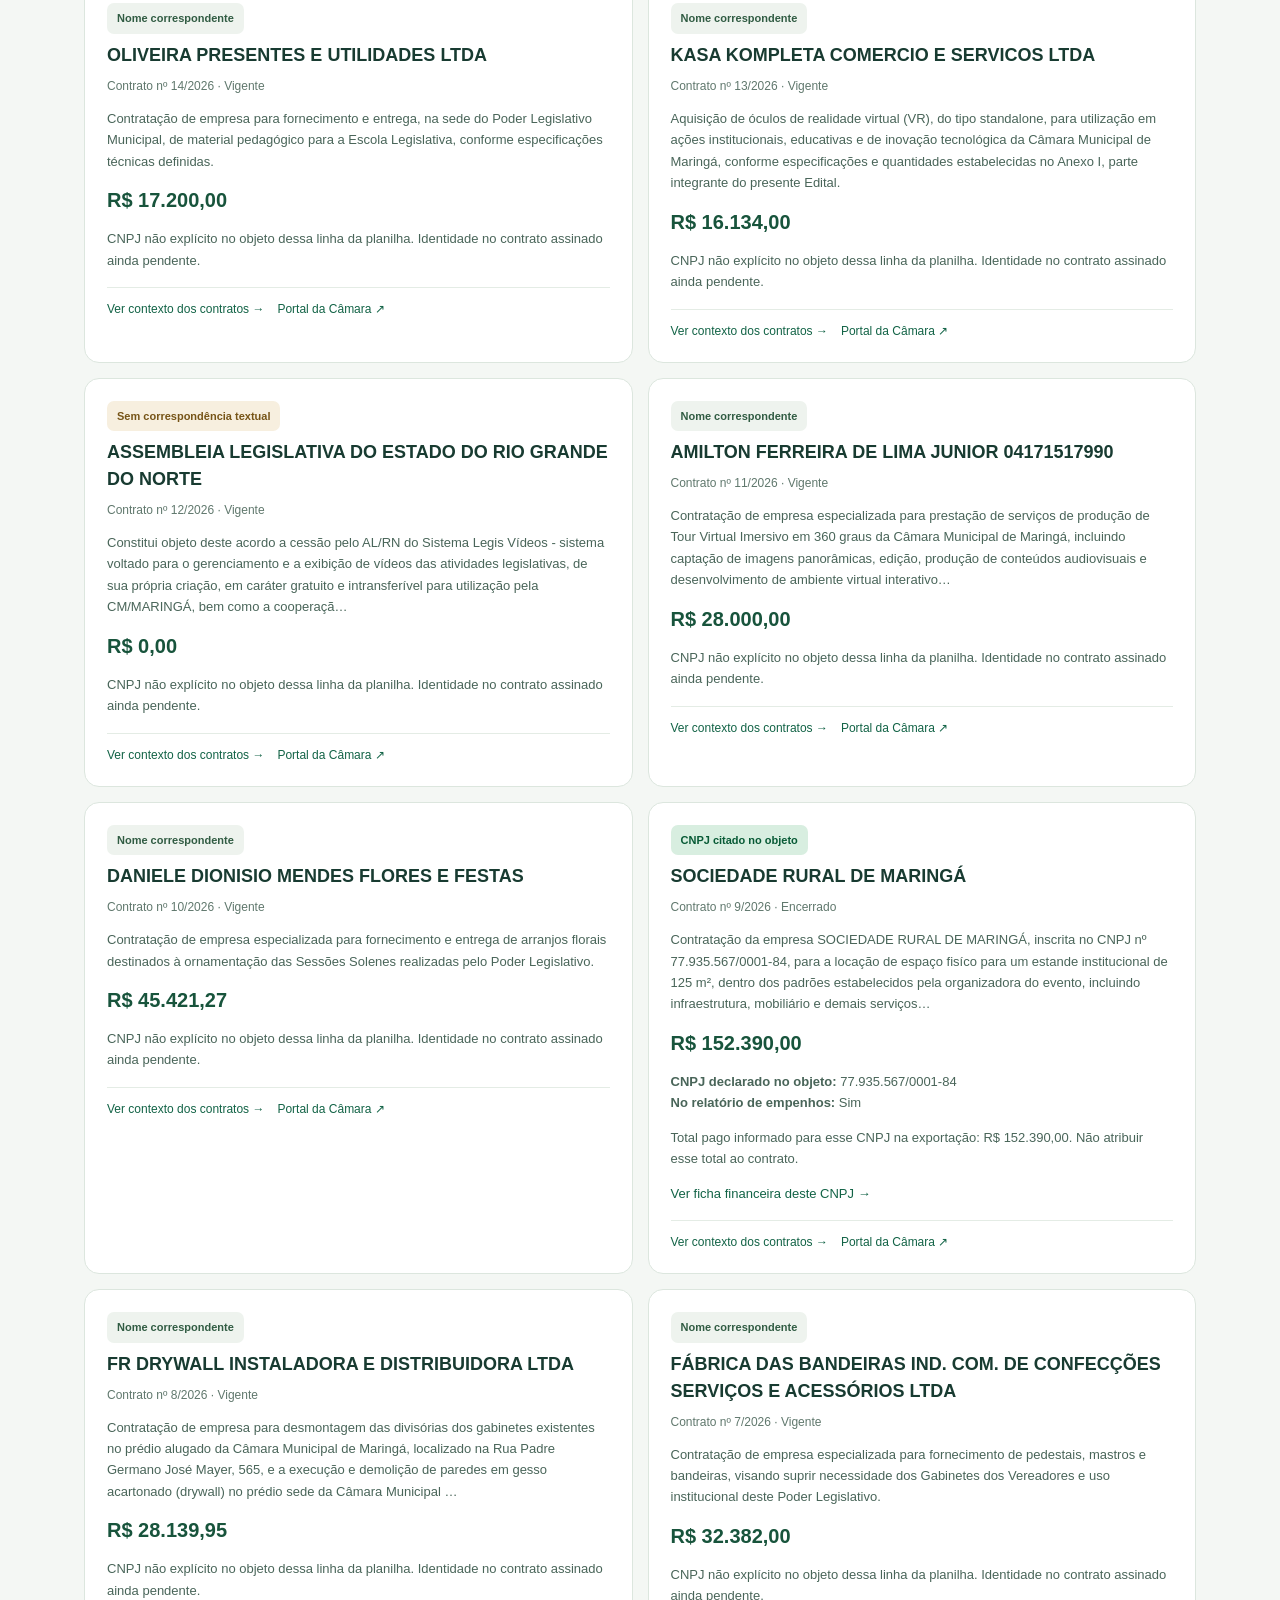
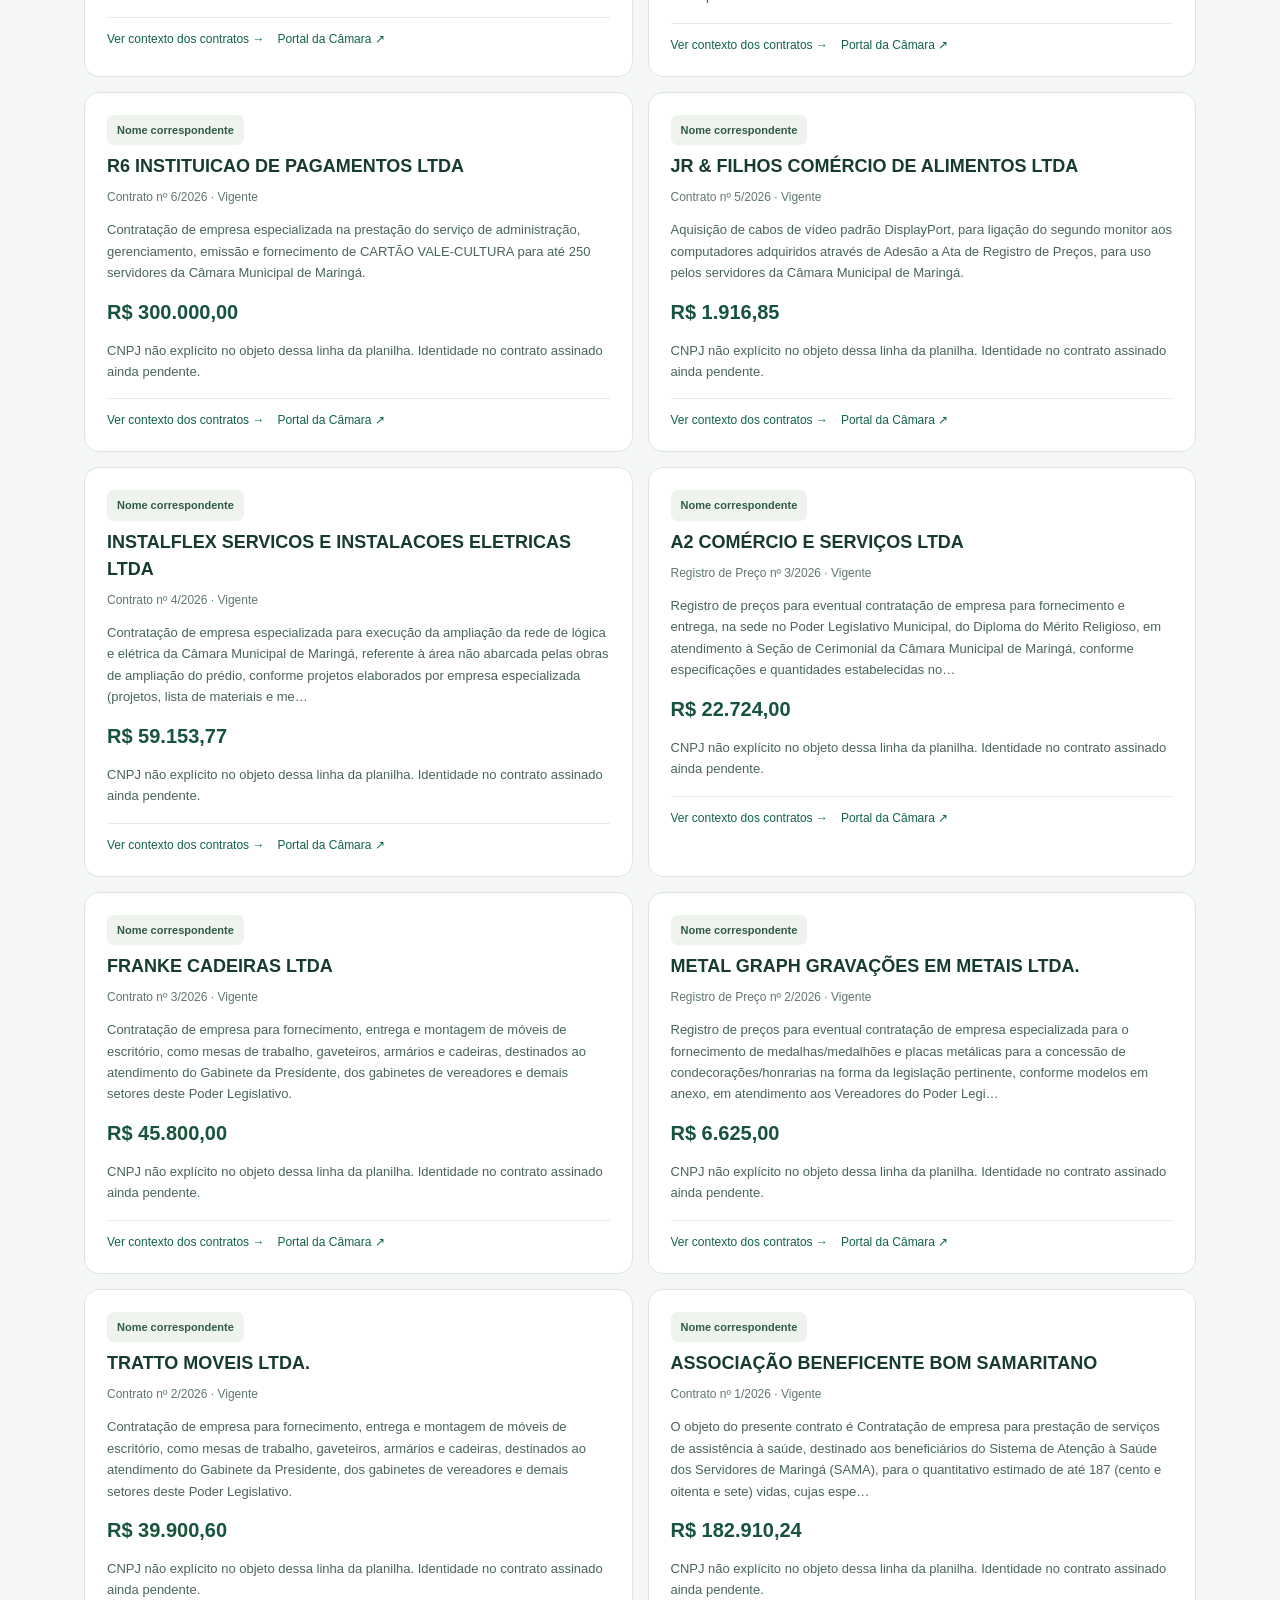
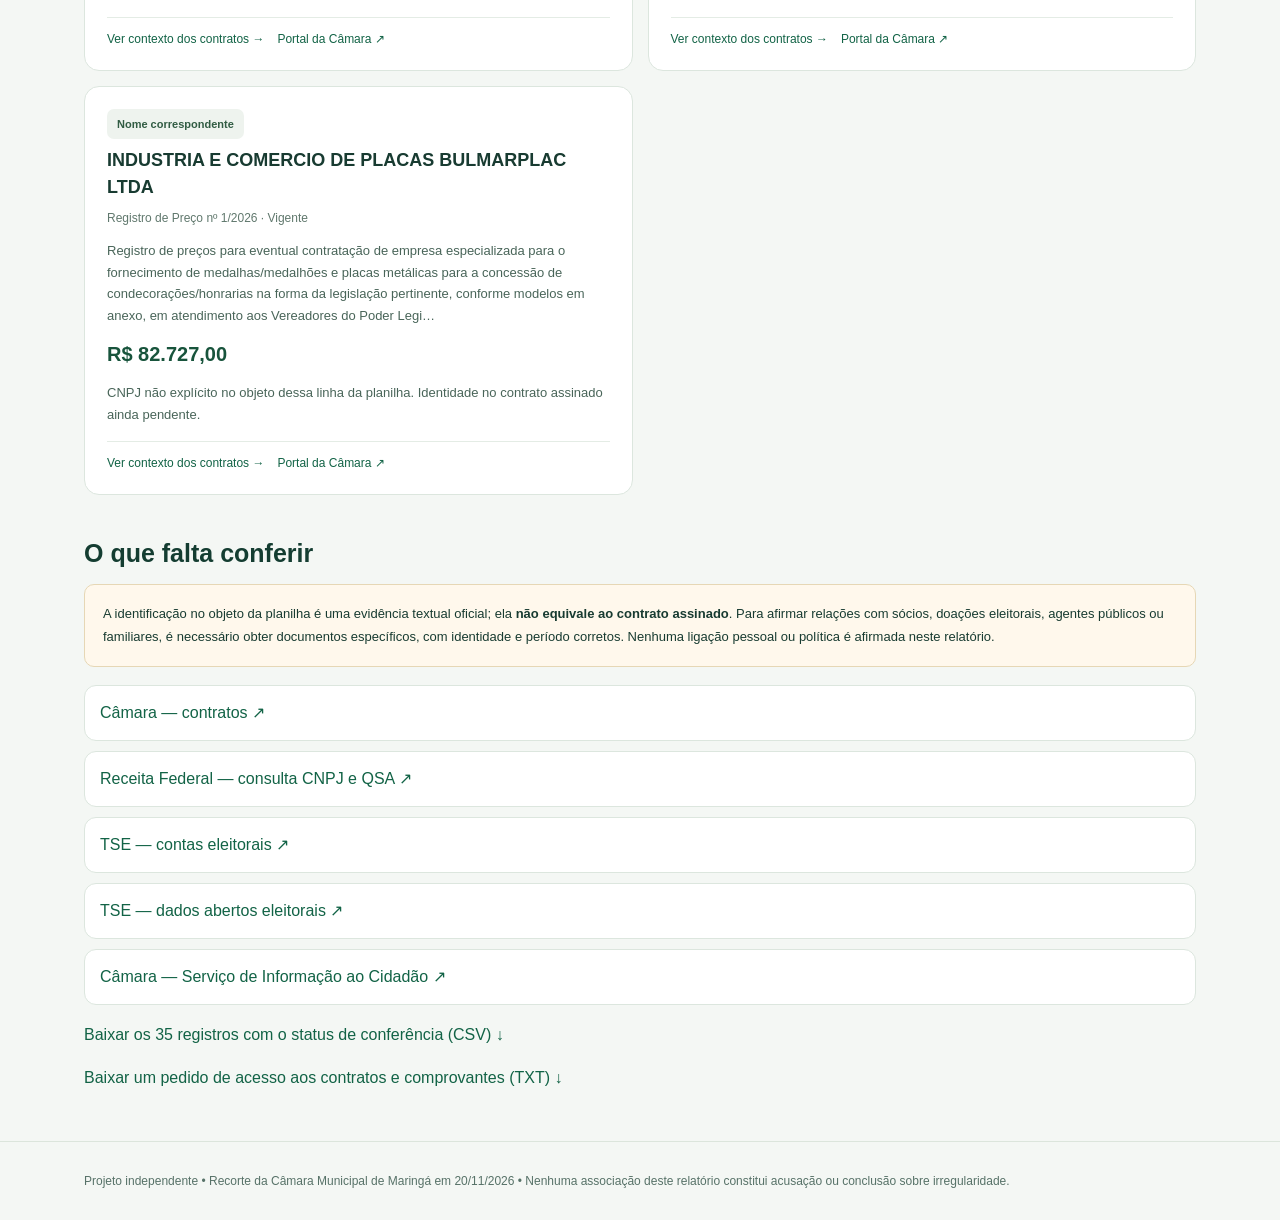
<file: identidade-contratos.html>
<!doctype html><html lang="pt-BR"><head><meta charset="UTF-8"><meta name="viewport" content="width=device-width,initial-scale=1"><meta name="description" content="Conferência de CNPJs em 35 contratos da Câmara Municipal de Maringá. Fontes, dados e limites documentais."><title>CNPJs nos contratos • Maringá em Dados</title><link rel="stylesheet" href="portal.css"><style>
:root{--ver:#165943}body{background:#f4f7f4;color:#183b31}.idwrap{max-width:1160px;margin:0 auto;padding:0 24px}.idhead{padding:22px 0;border-bottom:1px solid #d7e5dc;background:#103d33;color:#fff}.idhead a{color:#fff;text-decoration:none;font-weight:700}.idhero{padding:54px 0 28px}.idhero small{color:#377158;letter-spacing:1.2px;font-weight:800}.idhero h1{font-size:clamp(28px,4vw,47px);letter-spacing:-1.3px;margin:12px 0}.idhero p{max-width:810px;line-height:1.8;color:#4f665b}.kpis{display:grid;grid-template-columns:repeat(4,minmax(0,1fr));gap:13px;margin:22px 0 34px}.kpis article{padding:22px;background:#fff;border:1px solid #d9e5dd;border-radius:16px}.kpis strong{display:block;font-size:31px;line-height:1.2;color:#10583d}.kpis span{font-size:12px;line-height:1.5;color:#557166}.idnotice{padding:22px 24px;background:#e8f2ea;border-left:4px solid #307957;border-radius:12px;line-height:1.75;margin:20px 0 30px}.idnotice strong{color:#17573f}.idsection{margin:40px 0}.idsection h2{font-size:25px;color:#143d31;margin:0 0 12px}.idsection p{line-height:1.7;color:#496559}.idfilters{display:flex;flex-wrap:wrap;gap:10px;margin:18px 0}.idfilters input,.idfilters select{padding:13px 15px;border:1px solid #c9ddd0;border-radius:10px;background:#fff;color:#1d4738;font:inherit;max-width:100%;flex:1;min-width:200px}.contract-grid{display:grid;grid-template-columns:repeat(2,minmax(0,1fr));gap:15px}.contract{background:#fff;border:1px solid #dce6de;border-radius:15px;padding:22px;overflow-wrap:anywhere}.contract h3{font-size:18px;margin:8px 0}.contract small,.contract .meta{color:#60786d;font-size:12px}.contract p{font-size:13px;line-height:1.65}.contract .value{font-size:20px;font-weight:800;color:#18543c}.contract .tag{display:inline-block;background:#eef3ee;color:#315c43;font-size:11px;font-weight:800;border-radius:7px;padding:7px 10px}.contract .tag.direct{background:#d8eee0;color:#075a35}.contract .tag.pending{background:#f7efdf;color:#765417}.contract a,.idsection a{color:#126346}.contract footer{margin-top:16px;padding-top:12px;border-top:1px solid #e4ece5;display:flex;gap:13px;flex-wrap:wrap;font-size:12px}.idfoot{border-top:1px solid #dce5dc;padding:30px 0;margin-top:50px;color:#577268;font-size:12px}.idlist{display:grid;gap:10px}.idlist a{background:#fff;border:1px solid #dce6de;border-radius:12px;padding:15px;display:block}.loading{text-align:center;padding:50px}.muted{font-size:12px;color:#60786d}.records{font-weight:700;font-size:12px;margin:12px 0}.warn{background:#fff8ec;border:1px solid #e6d7b5;padding:18px;border-radius:10px;font-size:13px;line-height:1.7}@media(max-width:780px){.kpis{grid-template-columns:repeat(2,minmax(0,1fr))}.contract-grid{grid-template-columns:1fr}}@media(max-width:430px){.kpis{grid-template-columns:1fr 1fr}.kpis article{padding:14px}.kpis strong{font-size:25px}.idwrap{padding:0 15px}}</style></head>
<body><header class="idhead"><div class="idwrap"><a href="index.html#inicio">← maringá em dados.</a> <span style="opacity:.7;margin-left:15px;font-size:12px">Conferência contratual • 2026</span></div></header>
<main class="idwrap"><section class="idhero"><small>TRANSPARÊNCIA COM RASTREABILIDADE</small><h1>O CNPJ está no contrato?</h1><p>Cruzamos os 35 registros de contratos e atas de 2026 com a planilha de empenhos da Câmara Municipal de Maringá. Abaixo está o que conseguimos conferir diretamente nos textos disponibilizados — e o que ainda não podemos afirmar.</p></section>
<div id="idbody" class="loading">Carregando relatório documental…</div>
</main><footer class="idfoot"><div class="idwrap">Projeto independente • Recorte da Câmara Municipal de Maringá em 20/11/2026 • Nenhuma associação deste relatório constitui acusação ou conclusão sobre irregularidade.</div></footer>
<script>
'use strict';const esc=x=>String(x??'').replace(/[&<>"']/g,c=>({'&':'&amp;','<':'&lt;','>':'&gt;','"':'&quot;',"'":'&#39;'}[c]));const fmt=c=>new Intl.NumberFormat('pt-BR',{style:'currency',currency:'BRL'}).format(c/100);const n=x=>String(x??'').normalize('NFD').replace(/[\u0300-\u036f]/g,'').toLowerCase();
fetch('dados/identidades_contratuais_2026.json').then(r=>{if(!r.ok)throw Error('Arquivo não encontrado');return r.json()}).then(d=>{
const t=d.totais;let all=d.contratos;let el=document.getElementById('idbody');el.className='';el.innerHTML=`<div class="kpis"><article><strong>${t.contratos_atas}</strong><span>Contratos e atas examinados</span></article><article><strong>${t.cnpj_explicito_objeto_e_presente_empenhos}</strong><span>CNPJ informado no objeto e encontrado na base financeira</span></article><article><strong>${t.somente_nome_igual_sem_cnpj_objeto}</strong><span>Correspondências apenas pelo nome</span></article><article><strong>${t.sem_correspondencia_textual}</strong><span>Sem correspondência textual encontrada</span></article></div><div class="idnotice"><strong>O que foi confirmado?</strong> Em quatro contratos, o campo “Objeto” da planilha informa expressamente um CNPJ que também consta nos registros de empenhos. <strong>Não verificamos ainda o CNPJ em contratos assinados, sócios na Receita Federal ou doações específicas no TSE.</strong> Valores pagos por CNPJ são totais agregados e não podem ser atribuídos a um contrato individual apenas por esse cruzamento.</div><section class="idsection"><h2>Confira cada contrato</h2><p>Use os filtros para ver os registros. Nenhum filtro classifica empresas ou políticos como bons, ruins ou suspeitos.</p><div class="idfilters"><input id="query" placeholder="Buscar empresa, contrato ou CNPJ" aria-label="Pesquisar contratos"><select id="status" aria-label="Estado documental"><option value="">Todos os 35 instrumentos</option><option value="cnpj_explicito_e_mesmo_cnpj_nos_empenhos">CNPJ informado no objeto</option><option value="nome_igual_na_planilha_de_empenhos">Correspondência só por nome</option><option value="sem_correspondencia_textual">Sem correspondência textual</option></select></div><div class="records" id="count"></div><div class="contract-grid" id="rows"></div></section><section class="idsection"><h2>O que falta conferir</h2><div class="warn">A identificação no objeto da planilha é uma evidência textual oficial; ela <strong>não equivale ao contrato assinado</strong>. Para afirmar relações com sócios, doações eleitorais, agentes públicos ou familiares, é necessário obter documentos específicos, com identidade e período corretos. Nenhuma ligação pessoal ou política é afirmada neste relatório.</div><div class="idlist" style="margin-top:18px">${d.links_oficiais.map(x=>`<a target="_blank" rel="noopener noreferrer" href="${esc(x.url)}">${esc(x.nome)} ↗</a>`).join('')}</div><p><a href="documentos/identidades_contratuais_2026.csv" download>Baixar os 35 registros com o status de conferência (CSV) ↓</a></p><p><a href="documentos/solicitacao_sic_contratos_2026.txt" download>Baixar um pedido de acesso aos contratos e comprovantes (TXT) ↓</a></p></section>`;
const list=el.querySelector('#rows'),count=el.querySelector('#count'),q=el.querySelector('#query'),s=el.querySelector('#status');function render(){const search=n(q.value),status=s.value;const res=all.filter(x=>(!status||x.identidade_textual===status)&&n(x.numero+' '+x.contratado+' '+x.objeto+' '+x.cnpjs_mencionados_no_objeto.map(v=>v.cnpj).join(' ')).includes(search));count.textContent=res.length+' registros exibidos';list.innerHTML=res.map(x=>{const c=x.cnpjs_mencionados_no_objeto[0];const state=c?'CNPJ citado no objeto':x.associacao_por_nome?'Nome correspondente':'Sem correspondência textual';const cl=c?'direct':x.associacao_por_nome?'':'pending';return `<article class="contract"><span class="tag ${cl}">${esc(state)}</span><h3>${esc(x.contratado)}</h3><div class="meta">${esc(x.tipo||'Instrumento')} nº ${esc(x.numero)} · ${esc(x.situacao||'Situação não informada')}</div><p>${esc(x.objeto.length>280?x.objeto.slice(0,280)+'…':x.objeto)}</p><div class="value">${fmt(x.valor_contratado_centavos)}</div>${c?`<p><strong>CNPJ declarado no objeto:</strong> ${esc(c.cnpj_formatado)}<br><strong>No relatório de empenhos:</strong> ${c.existe_na_planilha_empenhos?'Sim':'Não'}</p><p class="muted">Total pago informado para esse CNPJ na exportação: ${fmt(c.pago_informado_global_cnpj_centavos||0)}. Não atribuir esse total ao contrato.</p><p><a href="index.html#empresa/${esc(c.cnpj)}">Ver ficha financeira deste CNPJ →</a></p>`:'<p class="muted">CNPJ não explícito no objeto dessa linha da planilha. Identidade no contrato assinado ainda pendente.</p>'}<footer><a href="index.html#contratos">Ver contexto dos contratos →</a><a href="https://maringa.oxy.elotech.com.br/portaltransparencia/6/contratos" target="_blank" rel="noopener noreferrer">Portal da Câmara ↗</a></footer></article>`}).join('')||'<p>Nenhum resultado para esse filtro.</p>';}q.addEventListener('input',render);s.addEventListener('change',render);render();
}).catch(e=>{document.getElementById('idbody').textContent='Não foi possível carregar os dados. Inicie o site pelo arquivo INICIAR-SITE.bat e confira se o JSON está na pasta dados/.';});
</script></body></html>
</file>
<file: portal.css>
*{box-sizing:border-box}html{scroll-behavior:smooth}body{margin:0;background:#f7f7f3;color:#17322f;font-family:'DM Sans',Arial,sans-serif;line-height:1.5}a{color:inherit;text-decoration:none}button,input,select{font:inherit}button{cursor:pointer}.wrap{max-width:1280px;margin:0 auto;padding:0 34px}.skip{position:absolute;left:-9999px;top:8px;background:#fff;z-index:100;padding:9px}.skip:focus{left:12px}.site-head{background:#fff;position:sticky;top:0;z-index:40;border-bottom:1px solid #e6e8e3}.head-inner{height:83px;display:flex;align-items:center;justify-content:space-between;gap:20px}.identity{display:flex;align-items:center;gap:12px;flex-shrink:0}.identity-icon{display:grid;grid-template-columns:repeat(2,12px);grid-template-rows:repeat(2,12px);gap:4px;transform:rotate(-9deg)}.identity-icon i{display:block;background:#146b5c;border-radius:3px}.identity-icon i:nth-child(2){background:#e5a05a}.identity-icon i:nth-child(3){background:#a1c5a7}.identity-icon i:nth-child(4){background:#183f3c}.identity-copy strong{display:block;font-family:Manrope,sans-serif;font-size:22px;letter-spacing:-1.4px;white-space:nowrap;font-weight:800}.identity-copy strong span,.foot-brand span{font-weight:500;color:#528d7c}.identity-copy .dot,.foot-brand .dot{color:#ec8d50;font-weight:800}.identity-copy small{display:block;color:#70827d;font-size:10px;letter-spacing:.3px;margin-top:-3px}nav{display:flex;gap:22px;align-items:center}nav a{font-size:12px;color:#526a64;font-weight:800;transition:color .2s}nav a:hover,nav a.active{color:#c5783e}#menu-btn{display:none;background:none;border:0;font-size:25px}.ticker{background:#102d2b;color:#dae9e0}.ticker-inner{display:flex;align-items:center;gap:22px;min-height:43px;font-size:11px}.ticker-label{font-size:10px;font-weight:800;letter-spacing:1.1px;display:flex;align-items:center;gap:8px;color:#b4d3c3;white-space:nowrap}.pulse{width:7px;height:7px;border-radius:50%;background:#e9a66f;box-shadow:0 0 0 4px #e9a66f25}.ticker-date{margin-left:auto;white-space:nowrap;color:#b2cbc1}.hero{padding:65px 0 54px;display:grid;grid-template-columns:1.12fr .88fr;gap:52px;align-items:center}.eyebrow{font-size:11px;font-weight:800;letter-spacing:2px;text-transform:uppercase;color:#27856f}.eyebrow:before{content:'';display:inline-block;width:17px;height:2px;background:#df985a;vertical-align:middle;margin-right:10px}.hero h1,.page-hero h1{font-family:Manrope,sans-serif;font-size:clamp(42px,5.1vw,72px);line-height:1.07;letter-spacing:-3.5px;font-weight:800;margin:18px 0 24px}.hero h1 em{font-style:normal;color:#16836e}.hero p{font-size:17px;color:#61746e;max-width:540px;margin:0 0 28px;line-height:1.7}.button{display:inline-flex;align-items:center;gap:10px;border:1px solid transparent;border-radius:8px;padding:13px 20px;font-size:13px;font-weight:800;background:#157562;color:#fff}.button:hover{filter:brightness(.93)}.button.light{background:#fff;color:#164238;border-color:#d4e0d6}.button.muted{background:#e8f2eb;color:#1a6b59}.hero-actions{display:flex;gap:11px;flex-wrap:wrap}.hero-aside{background:#143c38;border-radius:19px;overflow:hidden;min-height:385px;position:relative;color:white;padding:37px 38px}.hero-aside:before{content:'';position:absolute;width:380px;height:380px;border:1px solid #63978b33;border-radius:50%;right:-130px;top:-150px;box-shadow:0 0 0 55px #ffffff08,0 0 0 110px #ffffff05}.hero-aside:after{content:'';position:absolute;right:31px;bottom:25px;width:105px;height:105px;background:radial-gradient(circle,#b7d8b8 1.4px,transparent 2px);background-size:12px 12px;opacity:.33}.aside-kicker{font-size:11px;font-weight:800;letter-spacing:1.6px;text-transform:uppercase;color:#b3dfcf;position:relative;z-index:1}.aside-number{font:800 clamp(75px,9vw,126px)/1 Manrope,sans-serif;letter-spacing:-7px;margin:23px 0 15px;position:relative;z-index:1}.aside-title{font-size:23px;font-weight:800;max-width:300px;line-height:1.25;position:relative;z-index:1}.aside-info{font-size:12px;color:#b9d5c8;max-width:300px;margin-top:22px;position:relative;z-index:1}.aside-badge{position:absolute;right:27px;top:28px;border:1px solid #90b4a368;padding:6px 10px;border-radius:18px;color:#c5e4d9;font-size:10px;font-weight:800}.facts-band{background:#fff;border:1px solid #e5eae4;border-radius:14px;display:grid;grid-template-columns:repeat(4,1fr);padding:23px 0;margin-bottom:80px;box-shadow:0 12px 35px #164b3510}.fact{padding:6px 27px;border-right:1px solid #e8ece8}.fact:last-child{border:0}.fact b{display:block;font:800 31px/1.2 Manrope,sans-serif;letter-spacing:-1px}.fact span{display:block;color:#6f8079;font-size:11px;margin-top:6px}.section-head{display:flex;align-items:end;justify-content:space-between;gap:20px;margin-bottom:26px}.section-head h2,.page-section h2{font:800 clamp(27px,3.3vw,41px)/1.15 Manrope,sans-serif;letter-spacing:-1.6px;margin:10px 0 0}.section-head p{font-size:13px;color:#74837d;max-width:640px}.text-link{font-size:12px;color:#147761;font-weight:800;white-space:nowrap}.text-link:hover{text-decoration:underline}.editorial-grid{display:grid;grid-template-columns:1.15fr .85fr;gap:22px}.story-main{background:#e8eee6;border:1px solid #dce6db;border-radius:16px;min-height:415px;padding:36px;display:flex;flex-direction:column;align-items:start;justify-content:space-between;position:relative;overflow:hidden}.story-main:after{content:'“';position:absolute;right:15px;bottom:-118px;font:bold 370px Georgia,serif;color:#c5d9c9;opacity:.6;pointer-events:none}.story-tag,.pill{display:inline-flex;align-items:center;gap:7px;background:#fff;color:#237c69;padding:6px 10px;border-radius:5px;font-size:10px;font-weight:800;letter-spacing:.5px;text-transform:uppercase}.story-main h3{font:800 clamp(29px,3vw,42px)/1.17 Manrope,sans-serif;letter-spacing:-1.8px;max-width:560px;margin:24px 0 17px;position:relative;z-index:1}.story-main p{max-width:500px;font-size:14px;color:#5a7166;line-height:1.7;position:relative;z-index:1}.story-foot{display:flex;gap:16px;align-items:center;justify-content:space-between;width:100%;border-top:1px solid #cbd9cf;padding-top:20px;font-size:11px;color:#63766c;position:relative;z-index:1}.story-foot a{font-size:13px;font-weight:800;color:#166b58}.mini-stories{display:grid;gap:16px}.mini-story{padding:25px;background:white;border-radius:14px;border:1px solid #e4e9e4;display:flex;flex-direction:column;align-items:start;justify-content:space-between}.mini-story:nth-child(2){background:#f8efe5;border-color:#efe1d2}.mini-story h3{font:800 21px/1.32 Manrope,sans-serif;letter-spacing:-.7px;margin:15px 0}.mini-story p{font-size:12px;line-height:1.6;color:#6d7b75;margin:0 0 12px}.mini-story a{font-size:12px;color:#197160;font-weight:800}.editorial-note{margin:15px 0 0;color:#82908a;font-size:11px}.block{margin:83px 0}.dark-block{background:#123b37;padding:58px 0;color:white;margin:80px calc((min(100vw,1280px) - 100vw)/2);border-radius:0}.dark-block .eyebrow{color:#93cbb3}.dark-block .section-head h2{color:#fff}.dark-block .section-head p{color:#b4d2c3}.dark-block .text-link{color:#b7f3d4}.dark-inner{max-width:1280px;margin:auto;padding:0 34px}.repeat-grid{display:grid;grid-template-columns:repeat(3,1fr);gap:17px}.repeat-card{background:#1e504a;border:1px solid #367063;border-radius:12px;padding:25px;display:flex;flex-direction:column;min-height:249px}.repeat-card .pill{background:#327060;color:#e7f6ed}.repeat-card h3{font-size:17px;line-height:1.43;letter-spacing:-.3px;margin:19px 0 14px}.repeat-card small{color:#aacdbd;margin-top:auto}.repeat-card a{display:inline-block;color:#eab57f;font-size:12px;font-weight:800;margin-top:18px}.topics{display:grid;grid-template-columns:repeat(5,1fr);gap:13px}.topic{padding:22px 17px 19px;min-height:176px;background:white;border:1px solid #e5ebe5;border-radius:11px;display:flex;flex-direction:column;align-items:start;text-align:left;transition:transform .15s,border .15s;cursor:pointer}.topic:hover,.place-card:hover,.person-card:hover{border-color:#a6cab6;transform:translateY(-2px)}.topic-icon{width:38px;height:38px;display:grid;place-items:center;border-radius:10px;background:#e9f5ee;font-size:20px}.topic strong{font-size:13px;margin-top:15px;line-height:1.4}.topic span:last-child{font-size:11px;color:#7c8981;margin-top:7px}.neighborhoods{display:grid;grid-template-columns:repeat(4,1fr);gap:14px}.place-card{background:#fff;border:1px solid #e4e9e3;border-radius:13px;padding:24px;display:flex;flex-direction:column;gap:12px;transition:transform .15s,border .15s}.place-card .place-index{font-size:11px;color:#b08a61;font-weight:800}.place-card h3{font-size:18px;font-weight:800;margin:0}.place-card p{font-size:12px;color:#74847a;margin:0}.place-card .place-count{font:800 33px/1 Manrope,sans-serif;letter-spacing:-1px}.place-card .place-count small{font:500 11px DM Sans,sans-serif;color:#78877c}.place-card a{font-size:12px;color:#187960;font-weight:800}.split{display:grid;grid-template-columns:1fr 1fr;gap:27px}.insight{background:#f1e9dd;border-radius:15px;padding:32px}.insight.green{background:#e6f0ea}.insight h3{font:800 25px Manrope,sans-serif;letter-spacing:-.8px;margin:14px 0}.insight p{color:#5c7066;font-size:13px;line-height:1.7}.insight strong.big{display:block;font:800 65px/1 Manrope,sans-serif;letter-spacing:-4px;margin-top:25px}.insight .detail{font-size:12px;color:#7b837c;margin-top:12px}.person-row{display:grid;grid-template-columns:repeat(4,1fr);gap:14px}.person-card{background:#fff;border:1px solid #e0e9e1;padding:22px;border-radius:12px;transition:transform .2s,border .2s}.person-avatar{width:47px;height:47px;display:grid;place-items:center;background:#e4f0e9;border-radius:11px;font-weight:800;color:#157460;font-size:18px}.person-card h3{font:800 16px/1.3 Manrope,sans-serif;min-height:43px;margin:15px 0 10px}.person-card p{font-size:12px;color:#78867f;min-height:33px}.person-card b{font-size:25px;letter-spacing:-.6px}.person-card small{display:block;font-size:10px;color:#87938b}.person-card a{display:block;color:#157561;font-size:12px;font-weight:800;margin-top:14px}.notice{border-left:3px solid #e0a164;background:#fff;border-radius:0 9px 9px 0;padding:18px 21px;font-size:12px;color:#6d7a71;margin-top:22px}.news-stream{display:grid;grid-template-columns:1fr 1fr;gap:14px}.news-item{padding:21px 24px;background:#fff;border:1px solid #e5eae5;border-radius:12px}.news-item:hover{border-color:#b4d5c3}.news-item time{font-size:10px;color:#8d9a90;font-weight:800}.news-item h3{font:800 15px/1.45 Manrope,sans-serif;letter-spacing:-.2px;margin:10px 0}.news-item p{font-size:12px;line-height:1.6;color:#68786f;margin:0 0 12px}.news-item a{font-size:12px;color:#14755e;font-weight:800}.load-more{display:block;margin:30px auto 0}.page-hero{padding:62px 0 36px;max-width:910px}.page-hero h1{font-size:clamp(38px,4.6vw,59px);margin-bottom:15px}.page-hero p{color:#697d72;font-size:16px;line-height:1.7;max-width:690px}.page-section{margin:24px 0 84px}.filter-bar{display:flex;align-items:end;gap:12px;flex-wrap:wrap;margin:20px 0 25px;background:#fff;border:1px solid #e6e9e4;border-radius:13px;padding:18px}.filter-bar label{display:flex;flex-direction:column;gap:7px;font-size:11px;color:#6f7f75;font-weight:800;min-width:160px;flex:1}.filter-bar input,.filter-bar select{width:100%;padding:11px 13px;border:1px solid #dce7df;border-radius:7px;background:#fcfdfb;color:#214339;font-size:13px;outline-color:#1a846a}.result-count{font-size:12px;color:#64786c;margin-bottom:15px}.grid-list{display:grid;grid-template-columns:repeat(3,1fr);gap:15px}.card{background:#fff;border:1px solid #e4eae5;border-radius:13px;padding:24px}.card h3{font:800 17px/1.35 Manrope,sans-serif;margin:12px 0}.card p{font-size:12px;color:#697c70;line-height:1.65}.card a{color:#177460;font-weight:800;font-size:12px}.meta{font-size:11px;color:#8a9990}.tag{font-size:10px;background:#ecf3ed;color:#307563;padding:6px 8px;border-radius:5px;font-weight:800;display:inline-flex}.tag.warm{background:#fcf0e5;color:#ac6e31}.tag.muted{background:#edf0ec;color:#697970}.small-p{font-size:12px;color:#6e8075;line-height:1.7}.page-list{display:grid;gap:12px}.list-entry{display:grid;grid-template-columns:130px 1fr auto;align-items:start;gap:24px;padding:24px;background:#fff;border:1px solid #e2e9e3;border-radius:11px}.list-entry h3{font:800 16px/1.45 Manrope,sans-serif;margin:0 0 8px}.list-entry p{color:#6f8075;font-size:12px;margin:0}.list-entry a{font-size:12px;color:#157763;font-weight:800}.rich-details{display:grid;grid-template-columns:1.5fr .7fr;gap:25px}.paper{background:#fff;border:1px solid #e4e9e2;border-radius:13px;padding:30px}.paper h2{font:800 22px Manrope,sans-serif;letter-spacing:-.7px}.paper p{color:#526a5e;font-size:14px;line-height:1.8}.paper blockquote{background:#f1f5ef;border-left:3px solid #6baf8d;margin:20px 0;padding:22px;font-size:14px;color:#4b675a;line-height:1.8}.stats-inline{display:flex;gap:25px;flex-wrap:wrap;margin:22px 0}.stats-inline div b{display:block;font-size:31px;letter-spacing:-1px}.stats-inline div span{font-size:11px;color:#829087}.bar-row{margin:15px 0}.bar-top{display:flex;justify-content:space-between;gap:8px;font-size:12px;font-weight:800;margin-bottom:6px}.bar-track{height:9px;border-radius:10px;background:#e8eee8;overflow:hidden}.bar-fill{height:100%;border-radius:10px;background:#2b987b}.month-chart{display:grid;grid-template-columns:repeat(12,1fr);gap:8px;align-items:end;height:140px;border-bottom:1px solid #dae5d9;margin-top:40px}.month{display:flex;flex-direction:column;justify-content:end;align-items:center;height:100%;gap:7px}.month i{display:block;background:#6daf98;border-radius:4px 4px 0 0;width:55%;min-height:2px}.month span{font-size:9px;color:#7c8e81}.bullets{padding-left:22px;color:#64796b;font-size:13px;line-height:1.9}.empty{padding:35px;border:1px dashed #c9d5c9;border-radius:12px;color:#697a6e;background:white}.footer{background:#102d2b;color:#f1f5ed;margin-top:105px;padding:58px 0 0}.footer-grid{display:grid;grid-template-columns:2fr 1fr 1fr;gap:65px}.foot-brand{font:800 26px Manrope,sans-serif;letter-spacing:-1.2px}.footer p{color:#a6c2b3;font-size:12px;max-width:370px;line-height:1.8}.footer a,.footer strong,.foot-small{display:block;margin-bottom:10px;font-size:12px;color:#b6d4c4}.footer strong{color:#f3f8f1;font-size:13px;margin-bottom:18px}.foot-bottom{display:flex;justify-content:space-between;border-top:1px solid #ffffff21;padding-top:22px;padding-bottom:24px;color:#9fbcab;font-size:11px;margin-top:44px}.loading{padding:100px 0;text-align:center;color:#6f8c80}.source{display:flex;align-items:center;gap:8px;font-size:11px;color:#7d8e82;margin:15px 0}.source a{color:#24785e;text-decoration:underline}.labeled-divider{margin:45px 0 25px;border-top:1px solid #dce6de;padding-top:25px}.subtle{color:#8b968e}.pill-row{display:flex;gap:7px;flex-wrap:wrap}.page-hero .pill-row{margin-top:22px}@media(max-width:1100px){nav{gap:12px}nav a{font-size:11px}.identity-copy strong{font-size:18px}.topics{grid-template-columns:repeat(3,1fr)}.neighborhoods,.person-row{grid-template-columns:repeat(2,1fr)}}@media(max-width:830px){.wrap,.dark-inner{padding-left:20px;padding-right:20px}.head-inner{height:72px}.identity-copy small{font-size:9px}#menu-btn{display:block}nav{display:none;position:absolute;left:0;right:0;top:72px;background:white;border-bottom:1px solid #ddd;box-shadow:0 16px 25px #16372c13;padding:18px 22px;flex-direction:column;align-items:stretch;gap:15px}nav.open{display:flex}nav a{font-size:14px}.ticker-date{display:none}.hero{grid-template-columns:1fr;padding-top:42px;gap:27px}.hero h1{letter-spacing:-2px}.hero-aside{min-height:290px}.facts-band{grid-template-columns:repeat(2,1fr);margin-bottom:52px}.fact:nth-child(2){border-right:0}.fact:nth-child(-n+2){border-bottom:1px solid #e8ece8;padding-bottom:18px}.fact:nth-child(n+3){padding-top:18px}.editorial-grid,.split,.rich-details{grid-template-columns:1fr}.story-main{min-height:360px}.mini-stories{grid-template-columns:1fr 1fr}.repeat-grid,.grid-list{grid-template-columns:repeat(2,1fr)}.dark-block{margin-left:-20px;margin-right:-20px}.news-stream{grid-template-columns:1fr}.footer-grid{grid-template-columns:1fr 1fr;gap:30px}.footer-grid>div:first-child{grid-column:1/-1}.list-entry{grid-template-columns:1fr;gap:10px}.list-entry>a{justify-self:start}}@media(max-width:520px){.hero h1{font-size:44px}.hero p{font-size:15px}.hero-aside{padding:27px}.aside-number{font-size:87px}.facts-band{margin-bottom:55px}.fact{padding:10px 17px}.fact b{font-size:25px}.section-head{align-items:start;flex-direction:column}.block{margin:65px 0}.topics,.neighborhoods,.repeat-grid,.person-row,.mini-stories,.grid-list{grid-template-columns:1fr}.story-main{padding:25px}.story-main h3{font-size:28px}.story-foot{align-items:start;flex-direction:column}.dark-block{padding:43px 0}.page-hero h1{letter-spacing:-1.7px}.footer-grid{grid-template-columns:1fr}.footer-grid>div:first-child{grid-column:auto}.foot-bottom{flex-direction:column;gap:8px}.ticker-inner{gap:9px;font-size:10px}.identity-copy strong{font-size:18px}.identity-copy small{max-width:190px;white-space:nowrap;overflow:hidden;text-overflow:ellipsis}.rich-details{gap:10px}.paper{padding:20px}}
/* Identidade editorial da capa financeira — versão novembro de 2026 */
.nav-money{color:#087a61!important;font-weight:800!important}.front-cover{display:grid;grid-template-columns:minmax(0,1.12fr) minmax(0,.88fr);margin:28px 0 0;overflow:hidden;background:#102e2b;color:#f7fbf5;border-radius:19px;min-height:540px}.cover-left{padding:67px 55px 49px;display:flex;flex-direction:column}.cover-eyebrow{color:#b8dbcd;display:flex;align-items:center;gap:11px;font-size:11px;letter-spacing:1.35px}.live-dot{width:9px;height:9px;background:#f5b76d;border-radius:50%;box-shadow:0 0 0 5px #f5b76d28}.front-cover h1{color:#fff;font-size:clamp(44px,4.15vw,67px);line-height:1.09;letter-spacing:-2.8px;margin:32px 0 24px;font-weight:800}.front-cover h1 em{font-style:normal;color:#c9e6a7}.cover-lede{font-size:16px;line-height:1.77;color:#d4e4dc;max-width:560px;margin:0 0 31px}.cover-actions{display:flex;align-items:center;gap:22px;flex-wrap:wrap}.cover-primary{background:#c8e5a3!important;color:#163d32!important;border-color:#c8e5a3!important}.cover-inline{font-size:12px;font-weight:800;color:#e8f5ee}.cover-source{font-size:10px;color:#9fbaad;margin:auto 0 0;padding-top:26px;line-height:1.65}.cover-right{background:#dce9d5;color:#133a2d;padding:34px;display:flex;flex-direction:column;gap:15px}.cover-topline{font:800 11px DM Sans,sans-serif;letter-spacing:1.35px;display:flex;justify-content:space-between;color:#527666;padding:4px 2px 10px}.cover-topline span{font-size:11px}.cover-budget{display:flex;flex-direction:column;flex:1;background:#f8f9ef;border-radius:13px;padding:28px 28px 25px;box-shadow:0 8px 20px #18392a11}.cover-budget>span:first-child,.cover-two small{font-size:11px;letter-spacing:.8px;font-weight:800;color:#516b5a}.cover-budget strong{font:800 clamp(43px,4.5vw,66px)/1.04 Manrope,sans-serif;letter-spacing:-3px;margin:23px 0 17px;color:#163d31}.cover-budget strong small{font:700 21px Manrope,sans-serif;letter-spacing:-.5px;display:block;margin-top:5px}.cover-budget p{font-size:13px;color:#607569;line-height:1.55}.cover-budget p b{color:#25483a}.cover-go{color:#08775a;font-size:12px;font-weight:800;margin-top:auto;padding-top:22px}.cover-two{display:grid;grid-template-columns:1fr 1fr;gap:14px}.cover-two a{padding:22px 19px;background:#fff;border-radius:11px;display:flex;flex-direction:column;min-height:155px}.cover-two strong{font:800 38px Manrope,sans-serif;letter-spacing:-1.4px;color:#173e32;margin:9px 0}.cover-two span{font-size:11px;line-height:1.35;color:#537b67;font-weight:700}.front-strip{display:grid;grid-template-columns:repeat(4,1fr);background:#fff;border:1px solid #e1e8df;border-radius:13px;margin:20px 0 0;overflow:hidden}.front-strip>div{padding:24px 22px;border-right:1px solid #e7ece5;display:flex;flex-direction:column}.front-strip>div:last-child{border:0}.front-strip span{font-size:10px;letter-spacing:1px;font-weight:800;color:#648072}.front-strip b{font:800 33px Manrope,sans-serif;color:#123e31;margin:5px 0}.front-strip small{font-size:11px;line-height:1.4;color:#7d8d81}.front-brief{display:flex;gap:28px;align-items:start;border-top:1px solid #dbe4db;border-bottom:1px solid #dbe4db;margin:27px 0 63px;padding:20px 0}.brief-mark{font-size:10px;letter-spacing:1px;font-weight:800;min-width:165px;color:#a36a39;padding-top:5px}.front-brief p{font-size:14px;line-height:1.7;color:#48675b;margin:0}.front-brief a{color:#08765e;font-weight:800}.fin-hero{background:#12332b;color:#f4f7ec;padding:57px 49px 62px;margin:27px 0 20px;border-radius:17px}.fin-hero .eyebrow{color:#b4d7bd}.fin-hero h1{color:#fff;font-size:clamp(37px,5vw,63px);letter-spacing:-2px;margin:17px 0}.fin-hero h1 em{color:#cce5a7;font-style:normal}.fin-hero p{max-width:680px;color:#d1e2d8;font-size:16px;line-height:1.7}.fin-key-grid{display:grid;grid-template-columns:repeat(3,1fr);gap:15px}.fin-key{padding:28px;border-radius:14px;min-height:323px;display:flex;flex-direction:column}.fin-key>span{font-size:10px;font-weight:800;letter-spacing:.8px}.fin-key strong{font:800 clamp(30px,3vw,44px)/1.1 Manrope,sans-serif;letter-spacing:-1.5px;margin:30px 0 10px}.fin-key h2{font-size:16px;letter-spacing:-.3px;margin:8px 0}.fin-key p{font-size:12px;line-height:1.7;margin:8px 0 20px}.fin-key a{font-weight:800;font-size:12px;margin-top:auto}.fin-cream{background:#f4e8d5;color:#4c3829}.fin-mint{background:#dcead7;color:#244735}.fin-dark{background:#1b5148;color:#f1faf5}.fin-key .await-number{font-size:31px;letter-spacing:-1px}.fin-explain{display:grid;grid-template-columns:1.4fr .65fr;gap:56px;margin:75px 0}.fin-explain h2,.fin-next h2{font:800 clamp(28px,3.5vw,40px)/1.2 Manrope,sans-serif;letter-spacing:-1.2px;margin:13px 0 24px}.fin-explain p,.fin-next p{font-size:14px;color:#536e60;line-height:1.85}.fin-links{display:flex;gap:12px;flex-wrap:wrap;margin-top:24px}.fin-links a{border:1px solid #b8d7c4;background:#fff;color:#15745d;border-radius:9px;padding:12px 15px;font-size:12px;font-weight:800}.fin-side{background:#fff;border:1px solid #e3e9e3;border-radius:13px;padding:26px}.fin-side h3{font:800 20px Manrope,sans-serif;margin:0 0 15px}.fin-side>div{border-top:1px solid #e7ede6;padding:14px 0;display:flex;flex-direction:column;gap:4px}.fin-side b{font-size:13px}.fin-side span{font-size:12px;color:#74867a}.fin-next{display:grid;grid-template-columns:1fr 1fr;gap:40px;background:#e6efe7;padding:37px;border-radius:14px;margin-bottom:24px}.fin-to-do{display:grid;align-content:center;gap:13px}.fin-to-do span{padding:16px;background:#fff;border-radius:10px;display:grid;grid-template-columns:30px 1fr;gap:5px 10px;font-size:12px;font-weight:800}.fin-to-do i{font-style:normal;color:#6a9580;grid-row:span 2}.fin-to-do b{grid-column:2;font-size:10px;color:#a87841}.fin-disclaimer{font-size:12px;line-height:1.8;color:#5f7466;background:#fff;border-left:3px solid #ceaf7f;padding:20px 24px;margin-bottom:70px}
@media(max-width:900px){.front-cover{grid-template-columns:1fr}.cover-left{padding:45px 36px}.cover-right{padding:24px}.front-strip{grid-template-columns:repeat(2,1fr)}.front-strip>div:nth-child(2){border-right:0}.front-strip>div:nth-child(-n+2){border-bottom:1px solid #e7ece5}.fin-key-grid{grid-template-columns:1fr 1fr}.fin-explain,.fin-next{grid-template-columns:1fr;gap:20px}}@media(max-width:560px){.front-cover{margin:15px 0 0}.cover-left{padding:35px 25px 28px}.front-cover h1{font-size:42px;letter-spacing:-1.8px}.cover-lede{font-size:14px}.cover-right{padding:15px}.cover-budget{padding:22px}.cover-two{gap:9px}.cover-two a{padding:16px 13px;min-height:150px}.cover-two strong{font-size:32px}.front-strip>div{padding:19px 13px}.front-strip b{font-size:27px}.front-brief{flex-direction:column;gap:8px;margin-bottom:45px}.fin-hero{padding:35px 26px}.fin-key-grid{grid-template-columns:1fr}.fin-key{min-height:285px}.fin-explain{margin:45px 0}.fin-next{padding:24px}}

/* Conteúdo financeiro verificado — estilo discreto e responsivo */
.facts-section{padding-top:52px;padding-bottom:48px}.fact-grid{display:grid;grid-template-columns:repeat(2,minmax(0,1fr));gap:16px;margin:22px 0}.fact-card{border:1px solid #dce4df;background:#fff;border-radius:15px;padding:24px;display:flex;flex-direction:column;gap:12px;min-width:0}.fact-line{display:flex;flex-wrap:wrap;justify-content:space-between;gap:8px;color:#536a5d;font-size:.76rem;font-weight:700;text-transform:uppercase;letter-spacing:.04em}.fact-value{font-size:clamp(1.5rem,3.1vw,2.35rem);color:#205640;letter-spacing:-.035em;line-height:1.15}.fact-card h3{margin:0;font-size:1.17rem;line-height:1.3}.fact-card p{margin:0;line-height:1.65;color:#42564d;flex-grow:1}.fact-card small{color:#64766c}.fact-card a,.source-card a{font-weight:750;color:#1d664e;text-decoration:underline;text-underline-offset:3px}.money-content{padding-top:30px}.money-content .section-head{margin-top:36px}.source-grid{grid-template-columns:repeat(3,minmax(0,1fr))}.source-card{border:1px solid #dce4df;border-radius:14px;background:#f9fbf9;padding:22px}.source-card h3{margin:0 0 10px}.source-card p{line-height:1.5;color:#536a5d}.attention-card{margin:28px 0;padding:25px;background:#edf5f0;border-left:4px solid #39785c;border-radius:10px}.attention-card h2{font-size:1.35rem;margin:0 0 12px}.attention-card p{line-height:1.7;margin:10px 0}.attention-card a{color:#19553f;font-weight:650}@media(max-width:740px){.fact-grid,.source-grid{grid-template-columns:1fr}.fact-card{padding:20px}.facts-section{padding-top:35px}}

/* Conteúdo novo: pagamentos da Câmara e obras do Executivo. Mantém identidade visual. */
.pay-preview{display:grid;grid-template-columns:repeat(3,minmax(0,1fr));gap:15px}.pay-card{border:1px solid #dbe5df;background:#fff;border-radius:13px;padding:21px;display:flex;flex-direction:column;gap:11px;min-width:0}.pay-card span,.payment-date{font-size:11px;color:#64796a}.pay-card strong{font:800 clamp(22px,2.5vw,32px) Manrope,sans-serif;color:#19523c}.pay-card h3{font-size:14px;line-height:1.4;margin:0}.pay-card a,.payment-row a,.work-card a{font-size:12px;font-weight:800;color:#157354;margin-top:auto}.pay-list{display:flex;flex-direction:column;gap:8px;margin:25px 0}.payment-row{display:grid;grid-template-columns:1fr auto auto;align-items:center;gap:20px;background:#fff;border:1px solid #e2e9e3;border-radius:10px;padding:18px 22px}.payment-row h3{font-size:15px;margin:6px 0 0}.payment-row>strong{white-space:nowrap;color:#1a5540;font-size:20px}.quick-refs{display:flex;gap:12px;flex-wrap:wrap;margin:22px 0}.quick-refs a{padding:13px 19px;background:#e2efe7;border-radius:9px;color:#155b43;font-size:13px;font-weight:800}.work-grid{display:grid;grid-template-columns:repeat(2,minmax(0,1fr));gap:18px;margin:27px 0}.work-card{background:#fff;border:1px solid #dce6df;border-radius:15px;padding:26px;display:flex;flex-direction:column;gap:17px}.work-tag{font-size:11px;font-weight:800;color:#326d54;text-transform:uppercase}.work-card h2{font-size:22px;line-height:1.35;margin:0}.work-card p{margin:0;color:#516f5c;line-height:1.6}.work-metrics{display:grid;grid-template-columns:1fr 1fr;gap:10px}.work-metrics>div{display:flex;flex-direction:column;gap:7px}.work-metrics small{color:#627d6d;font-size:11px}.work-metrics strong{font-size:clamp(16px,2vw,22px);color:#163c2f}.progress-rail{height:9px;border-radius:30px;background:#e2ece4;overflow:hidden}.progress-rail div{height:100%;background:#427d5e}@media(max-width:850px){.pay-preview,.work-grid{grid-template-columns:1fr}.payment-row{grid-template-columns:1fr auto}.payment-row>a{grid-column:1/-1}}@media(max-width:550px){.payment-row{display:flex;flex-direction:column;align-items:flex-start;gap:9px}.work-metrics{grid-template-columns:1fr}}

/* Integração documental financeira de novembro de 2026 */
.exec-snapshot{padding:32px 0 44px}.exec-grid{display:grid;grid-template-columns:repeat(3,minmax(0,1fr));gap:15px;margin:26px 0}.exec-grid>a,.exec-grid>div{border:1px solid #d6e4dc;border-radius:14px;background:#fff;padding:25px;display:flex;flex-direction:column;gap:13px;color:inherit}.exec-grid small{font-size:10px;font-weight:800;color:#527363;letter-spacing:.7px}.exec-grid strong{font:800 clamp(21px,2.65vw,35px) Manrope,sans-serif;color:#16523a;letter-spacing:-1px;overflow-wrap:anywhere}.exec-grid span{font-size:12px;line-height:1.6;color:#547062}.exec-grid a:hover{border-color:#4a8f6a;transform:translateY(-2px)}.supplier-list,.contract-list{display:flex;flex-direction:column;gap:11px;margin:20px 0 35px}.supplier-row,.contract-item{border:1px solid #dbe6df;border-radius:12px;background:#fff;padding:19px 23px}.supplier-row{display:grid;grid-template-columns:minmax(0,1fr) auto;gap:16px;align-items:start}.supplier-row small,.contract-heading span,.contract-item small{font-size:11px;color:#577768}.supplier-row h3,.contract-item h3{font-size:15px;margin:8px 0}.supplier-row p,.contract-item p{font-size:12px;line-height:1.7;color:#526d5e}.supplier-row>strong,.contract-heading strong{font:800 19px Manrope,sans-serif;color:#18563e;white-space:nowrap}.supplier-row details{padding:10px 0;font-size:11px;color:#50715d}.supplier-row summary{cursor:pointer;text-decoration:underline}.exec-search{display:block;font-size:13px;font-weight:800;color:#24523c;margin:32px 0 8px}.exec-search input{display:block;width:100%;padding:13px 15px;border:1px solid #cbdcd0;border-radius:9px;margin-top:9px;font:inherit;background:#fff}.contract-heading{display:flex;gap:15px;align-items:center;justify-content:space-between}.contract-item p{margin:11px 0 15px}.destination-grid{display:grid;grid-template-columns:repeat(2,1fr);gap:11px;margin:26px 0}.destination-grid>div{background:#fff;border:1px solid #dbe6df;border-radius:10px;padding:20px;display:flex;justify-content:space-between;gap:10px;font-size:13px}.destination-grid b{color:#12563f}@media(max-width:800px){.exec-grid{grid-template-columns:1fr}.supplier-row{grid-template-columns:1fr}.contract-heading{flex-direction:column;align-items:start}.destination-grid{grid-template-columns:1fr}}

/* Fichas documentais de fornecedores */
.evidence-profile h2{font-size:clamp(20px,2.2vw,28px);margin:36px 0 14px}.evidence-profile>p{line-height:1.75;color:#435f50}.profile-identification{background:#eaf3eb;border-radius:13px;padding:20px 24px;margin:20px 0}.profile-identification span{display:block;color:#557363;font-size:12px;font-weight:700;margin-bottom:10px}.profile-identification strong{font-size:21px}.profile-identification p{margin:8px 0 0}.evidence-grid{display:grid;grid-template-columns:repeat(2,minmax(0,1fr));gap:15px;margin:20px 0}.evidence-card{background:white;border:1px solid #d9e7dc;border-radius:13px;padding:22px;min-width:0}.evidence-card small{color:#527262;font-weight:700}.evidence-card h3{font-size:16px;line-height:1.4}.evidence-card p{font-size:13px;line-height:1.65;color:#496251}.evidence-card a{color:#145b41;font-weight:800;text-decoration:underline}.evidence-todos li{padding:6px 0;line-height:1.6}@media(max-width:680px){.evidence-grid{grid-template-columns:1fr}}

/* Retratos parlamentares com fallback textual se a fonte oficial falhar. */
.parliament-photo{width:106px;height:106px;border-radius:14px;overflow:hidden;position:relative;background:linear-gradient(145deg,#dbe7dd,#9fc0af);display:grid;place-items:center;flex-shrink:0}
.parliament-photo img{position:absolute;inset:0;width:100%;height:100%;object-fit:cover;object-position:center;display:block}
.photo-fallback{font:800 32px Manrope,sans-serif;color:#1d5841}
.person-card .parliament-photo{margin:0 0 16px;width:100%;height:auto;aspect-ratio: 4 / 3;max-height:195px;border-radius:12px}
.person-card .parliament-photo img{object-position:center 29%}
.profile-photo-strip{display:flex;align-items:center;gap:22px;margin:24px 0 14px;padding:22px;background:#f2f7f2;border:1px solid #d6e6d8;border-radius:14px}
.profile-photo-large{width:148px;height:148px}
.profile-photo-strip strong{font-size:22px;color:#163f30}
.profile-photo-strip p{font-size:13px;line-height:1.65;color:#587467;max-width:600px}
.profile-photo-strip a{font-size:13px;font-weight:700;color:#195941;text-decoration:underline}
.featured-suppliers{margin:30px 0 24px}
.featured-suppliers>h2{font-size:24px;margin-bottom:8px}
.featured-suppliers>p{font-size:13px;color:#587365;line-height:1.7}
.featured-grid{display:grid;grid-template-columns:repeat(3,minmax(0,1fr));gap:12px;margin-top:18px}
.featured-grid a{border:1px solid #dce8dc;border-radius:12px;background:white;padding:23px;display:flex;flex-direction:column;gap:12px;color:#164a34;min-height:195px}
.featured-grid a:hover{border-color:#417d5a}
.featured-grid span{font-size:10px;letter-spacing:.7px;font-weight:800;color:#527363}
.featured-grid strong{font-size:21px}
.featured-grid p{font-size:12px;line-height:1.65;color:#486858;flex:1}
.featured-grid small{font-weight:800}
.document-checklist{background:#fff;border:1px solid #dce8df;border-radius:13px;padding:20px 24px;margin:28px 0}
.document-checklist h2{margin:6px 0 20px}.document-checklist>div{display:flex;gap:14px;padding:12px 0;border-top:1px solid #e8eee9;align-items:baseline}.document-checklist span{display:grid;place-items:center;flex:0 0 27px;height:27px;background:#e0f0e5;border-radius:50%;font-weight:800;color:#216244}.document-checklist p{font-size:13px;line-height:1.65;margin:0;color:#456353}
@media(max-width:760px){.featured-grid{grid-template-columns:1fr}.profile-photo-strip{align-items:flex-start}.profile-photo-large{width:112px;height:112px}}
@media(max-width:520px){.profile-photo-strip{flex-direction:column}.profile-photo-large{width:148px;height:148px}}

/* Apurações: estilo complementar sobre a identidade já aprovada */
.investigative-preview,.investigative-intro{margin-top:1.4rem}
.reconcile-layout{display:grid;grid-template-columns:1.8fr 1fr;gap:1.2rem;margin-top:1.5rem}
.reconcile-cards{display:grid;grid-template-columns:repeat(3,minmax(0,1fr));gap:.8rem}
.reconcile-cards article,.reconcile-summary,.investigative-card,.investigation-full{background:#fff;border:1px solid #e4e9e4;border-radius:16px;padding:1.3rem}
.reconcile-cards small,.reconcile-cards span{display:block;font-size:.7rem;line-height:1.55;color:#587267}
.reconcile-cards strong{display:block;font:800 clamp(1.05rem,2vw,1.55rem) Manrope,sans-serif;color:#1a443b;margin:.65rem 0;overflow-wrap:anywhere}
.reconcile-summary{background:#153f36;color:#f8fff9;display:flex;flex-direction:column;justify-content:center}
.reconcile-summary strong{font:800 clamp(1.5rem,2.7vw,2.4rem) Manrope,sans-serif;color:#f8fff9}
.reconcile-summary p{font-size:.88rem;line-height:1.75;color:#e0eee7}
.reconcile-summary a{color:#d2efb8!important}
.investigative-grid{display:grid;grid-template-columns:repeat(3,minmax(0,1fr));gap:1rem;margin:1.2rem 0}
.investigative-card{display:flex;flex-direction:column;gap:.8rem;text-decoration:none;color:#183f36;transition:transform .2s ease,border-color .2s ease}
.investigative-card:hover{transform:translateY(-3px);border-color:#79a090}
.investigative-card span,.investigative-card small{font-size:.73rem;color:#557c6c;font-weight:700}
.investigative-card h3{margin:0;font-size:1.1rem;line-height:1.38}
.investigative-card p{margin:0;color:#526e61;font-size:.88rem;line-height:1.65;flex:1}
.investigation-list{display:grid;gap:1rem;margin:1.5rem 0}
.investigation-full h2{font-size:1.3rem;margin:.4rem 0}.investigation-full p{line-height:1.65;color:#53685d}
.investigation-actions{display:flex;flex-wrap:wrap;gap:1rem}.investigation-actions a{color:#1d6950;font-weight:700;font-size:.86rem}
.investigation-columns{display:grid;grid-template-columns:1fr 1fr;gap:1rem;margin:1.5rem 0}
.investigation-columns .paper{padding:1.4rem}.investigation-columns li,.evidence-profile ol li{line-height:1.75;margin:.45rem 0}
@media(max-width:920px){.reconcile-layout,.investigation-columns{grid-template-columns:1fr}.reconcile-cards{grid-template-columns:repeat(3,minmax(0,1fr))}}
@media(max-width:640px){.reconcile-cards,.investigative-grid{grid-template-columns:1fr}}

/* Central de evidências — evolução documental */
.audit-vendors{display:grid;grid-template-columns:repeat(2,minmax(0,1fr));gap:14px;margin:20px 0 35px}.audit-vendor{display:grid;gap:7px;padding:20px;border-radius:18px;background:#fff;border:1px solid #dce5df;box-shadow:0 5px 20px rgba(10,50,30,.035)}.audit-vendor div{display:grid;gap:6px}.audit-vendor b{font-size:16px;color:#133c34}.audit-vendor small,.audit-vendor span{font-size:12px;color:#5b706a;line-height:1.5}.audit-vendor strong{font-size:24px;color:#12694d}.audit-vendor a{font-weight:750;color:#14644c}.audit-limit{font-size:12px;border-left:3px solid #e4b15e;padding-left:10px;color:#515e55}.evidence-grid{overflow-wrap:anywhere}@media(max-width:700px){.audit-vendors{grid-template-columns:1fr}}

/* Conferência documental: página pública de limites e evidências */
.check-cards{display:grid;grid-template-columns:repeat(2,minmax(0,1fr));gap:16px;margin:20px 0 35px}
.check-card{border:1px solid #dae6dd;background:#fff;border-radius:16px;padding:24px;min-width:0}
.check-card h3{font-size:19px;line-height:1.4;margin:0 0 14px;color:#1c4938}
.check-card p{font-size:13px;color:#53685d;line-height:1.7;overflow-wrap:anywhere}
.check-card a{font-weight:750;color:#14644c}
@media(max-width:700px){.check-cards{grid-template-columns:1fr}}

/* Observatório da Prefeitura e acompanhamento das indicações */
.municipal-kpis,.municipal-org-grid,.municipal-works{display:grid;grid-template-columns:repeat(auto-fit,minmax(245px,1fr));gap:16px;margin:20px 0 28px}
.municipal-kpis article,.municipal-org-grid article,.municipal-work,.tracking-list article{background:var(--paper,#fff);border:1px solid #dce7e3;border-radius:16px;padding:22px}
.municipal-kpis small,.municipal-work-meta{font-size:.75rem;letter-spacing:.04em;color:#486a64;font-weight:700}
.municipal-kpis strong{display:block;font-size:clamp(1.45rem,2.8vw,2.15rem);color:#153c35;line-height:1.2;margin:14px 0 10px;overflow-wrap:anywhere}
.municipal-org-grid article div{display:flex;justify-content:space-between;gap:12px;margin-top:12px;font-size:.93rem}
.municipal-org-grid article b{white-space:nowrap}
.municipal-work-meta{display:flex;justify-content:space-between;gap:8px}
.municipal-work h3{margin:14px 0 8px}
.municipal-work>strong{display:block;font-size:1.35rem;color:#153c35;margin:15px 0}
.municipal-work .progress-rail{margin:8px 0 12px}
.tracking-steps{display:grid;grid-template-columns:repeat(auto-fit,minmax(180px,1fr));gap:12px;margin:20px 0}
.tracking-steps>div{padding:16px;background:#f2f8f5;border-radius:12px}
.tracking-steps b{display:inline-flex;justify-content:center;align-items:center;width:28px;height:28px;border-radius:50%;background:#175848;color:#fff;margin-bottom:12px}
.tracking-steps strong,.tracking-steps span{display:block;margin-bottom:9px}
.tracking-list article{display:flex;justify-content:space-between;align-items:center;gap:20px;margin-bottom:12px}
.tracking-list h3{margin:12px 0}
.tracking-list a{flex-shrink:0}
@media(max-width:680px){.tracking-list article{display:block}.tracking-list a{display:inline-block;margin-top:10px}.municipal-org-grid article div{flex-wrap:wrap}}


/* Navegação editorial final: cinco áreas claras, sem barra horizontal excessiva. */
.site-head .head-inner{gap:18px;min-height:80px;height:auto;padding-top:12px;padding-bottom:12px}
.site-head nav.main-navigation{display:flex;align-items:center;justify-content:flex-end;gap:5px;flex:1;min-width:0}
.site-head nav.main-navigation>a,.site-head nav.main-navigation summary{display:flex;align-items:center;justify-content:center;white-space:nowrap;border:0;border-radius:9px;padding:12px 10px;color:#36584e;font-size:12px;font-weight:800;line-height:1.25;background:transparent;cursor:pointer;list-style:none}
.site-head nav.main-navigation summary::-webkit-details-marker{display:none}
.site-head nav.main-navigation summary::after{content:'⌄';font-size:15px;color:#6a8d7e;margin-left:7px;line-height:1}
.site-head nav.main-navigation>a:hover,.site-head nav.main-navigation summary:hover,.site-head nav.main-navigation>a.active,.site-head nav.main-navigation .nav-group.has-active>summary,.site-head nav.main-navigation .nav-group[open]>summary{background:#eaf3ed;color:#17634e}
.site-head nav.main-navigation .nav-group{position:relative;flex-shrink:0}
.site-head nav.main-navigation .nav-dropdown{position:absolute;top:calc(100% + 9px);left:0;min-width:245px;max-width:min(360px,92vw);background:#fff;border:1px solid #dae6df;border-radius:13px;padding:10px;box-shadow:0 20px 55px rgba(16,51,40,.18);display:grid;gap:2px;z-index:75}
.site-head nav.main-navigation .nav-group:nth-last-of-type(-n+2) .nav-dropdown{left:auto;right:0}
.site-head nav.main-navigation .nav-dropdown a{display:block;font-size:13px;font-weight:650;line-height:1.35;color:#35574d;padding:11px 12px;border-radius:8px;white-space:normal}
.site-head nav.main-navigation .nav-dropdown a:hover,.site-head nav.main-navigation .nav-dropdown a.active{background:#eaf3ed;color:#12644b}
.site-head #menu-btn{display:none;border:1px solid #d5e3da;background:#fff;color:#1b5444;border-radius:9px;min-width:44px;min-height:44px;padding:8px;align-items:center;justify-content:center;font-size:24px;flex-shrink:0}
@media(max-width:1060px){
 .site-head .head-inner{min-height:76px}
 .site-head #menu-btn{display:flex}
 .site-head nav.main-navigation{display:none;position:absolute;top:100%;left:0;right:0;background:#fff;border-bottom:1px solid #d6e5dc;box-shadow:0 18px 32px rgba(14,43,35,.15);max-height:calc(100dvh - 82px);overflow:auto;overscroll-behavior:contain;padding:12px max(20px,calc((100vw - 1212px)/2));z-index:90;flex-direction:column;align-items:stretch;gap:3px}
 .site-head nav.main-navigation.open{display:flex}
 .site-head nav.main-navigation>a,.site-head nav.main-navigation summary{justify-content:space-between;width:100%;min-height:44px;text-align:left;padding:13px 14px;font-size:14px}
 .site-head nav.main-navigation .nav-group{width:100%}
 .site-head nav.main-navigation .nav-dropdown{position:static;display:grid;max-width:none;min-width:0;box-shadow:none;border:0;border-left:3px solid #d4e6db;border-radius:0;margin:3px 0 10px 18px;padding:2px 8px;background:#f7faf7}
 .site-head nav.main-navigation .nav-dropdown a{font-size:13px;padding:11px 14px}
}
@media(max-width:460px){.site-head .identity-copy small{max-width:170px}.site-head .head-inner{gap:9px}.site-head nav.main-navigation{padding:10px 16px}.identity-copy strong{font-size:18px}}
@media(prefers-reduced-motion:reduce){html{scroll-behavior:auto}}


/* Versão visual: destaque editorial de alto contraste, verde de Maringá */
.vitrine-block{margin:36px 0 46px;padding:30px;border-radius:24px;background:#e4eee4;border:1px solid #bfd3c0;box-shadow:0 18px 45px rgba(12,59,42,.08)}
.vitrine-heading{display:flex;gap:26px;align-items:end;justify-content:space-between;margin-bottom:26px}
.vitrine-eyebrow,.mandate-title>span{font-size:.72rem;font-weight:900;letter-spacing:.15em;color:#20664b}
.vitrine-heading h2{font-family:Manrope,sans-serif;font-size:clamp(1.9rem,3.3vw,3rem);line-height:1.18;color:#123f30;margin:10px 0}
.vitrine-heading h2 em{color:#30835a;font-style:normal}
.vitrine-heading p{color:#315746;font-size:1rem;max-width:680px;margin:0}
.vitrine-date{max-width:205px;font-size:.77rem;color:#446759;text-align:right;line-height:1.5}
.vitrine-grid{display:grid;grid-template-columns:repeat(3,minmax(0,1fr));gap:14px}
.vitrine-card{min-width:0;min-height:267px;display:flex;flex-direction:column;align-items:stretch;gap:11px;padding:25px;border-radius:17px;border:2px solid transparent;text-decoration:none!important;box-shadow:0 8px 22px rgba(0,35,25,.1);transition:transform .17s,border .17s,box-shadow .17s}
.vitrine-card:hover,.vitrine-card:focus-visible{transform:translateY(-4px);border-color:#e1b95a;box-shadow:0 15px 28px rgba(0,40,25,.18)}
.vitrine-card.vt-forest{background:#164e38;color:#fff}
.vitrine-card.vt-mint{background:#123c35;color:#fff}
.vitrine-card.vt-pistachio{background:#c9ec98;color:#153a27}
.vitrine-card.vt-lime{background:#edf3ca;color:#153f30}
.vitrine-card.vt-cream{background:#fdf7e8;color:#184633}
.vitrine-card.vt-sage{background:#c7e0d0;color:#154231}
.vitrine-top{display:flex;align-items:center;gap:10px}
.vitrine-icon{display:grid;place-items:center;background:rgba(125,166,135,.25);font-size:1.35rem;width:39px;height:39px;border-radius:10px}
.vitrine-label{font-weight:900;font-size:.72rem;letter-spacing:.07em;opacity:.92}
.vitrine-card .vitrine-value{font:900 clamp(1.55rem,2.4vw,2.4rem)/1.22 Manrope,sans-serif;letter-spacing:-.055em;overflow-wrap:anywhere}
.vitrine-card h3{margin:0;font-size:1.09rem;line-height:1.38;color:inherit}
.vitrine-card p{margin:0;font-size:.79rem;line-height:1.55;color:inherit;opacity:.83;flex:1}
.vitrine-go{font-size:.8rem;font-weight:900;margin-top:6px;border-top:1px solid currentColor;padding-top:12px;opacity:.9}
.vitrine-warning{margin-top:16px;font-size:.78rem;line-height:1.65;color:#365e4a}
.mandate-transparency{margin:30px 0 28px;padding:25px;border-radius:20px;background:#eff5ec;border:1px solid #c4daca}
.mandate-title h2{margin:9px 0 20px;font:900 clamp(1.5rem,2.5vw,2.1rem) Manrope,sans-serif;color:#153e30}
.mandate-title em{font-style:normal;color:#327953}
.mandate-grid{display:grid;grid-template-columns:repeat(4,minmax(0,1fr));gap:12px}
.mandate-feature{min-width:0;display:flex;flex-direction:column;gap:12px;padding:20px;border-radius:13px;background:#fff;border:1px solid #bfd3c3}
.mandate-feature:first-child{background:#164a38;color:#fff}
.mandate-feature:nth-child(2){background:#d0eda9;color:#21412d}
.mandate-feature small{font-size:.7rem;line-height:1.5;letter-spacing:.035em;font-weight:850;color:inherit}
.mandate-feature strong{font:900 clamp(1.1rem,2vw,1.65rem)/1.25 Manrope,sans-serif;overflow-wrap:anywhere;color:inherit}
.mandate-feature p{font-size:.79rem;line-height:1.6;margin:0;color:inherit;opacity:.88;flex:1}
.mandate-feature a{font-size:.75rem;font-weight:800;color:inherit;text-decoration:underline}
.mandate-pending{background:#faf9f4;color:#42564a}
.mandate-method{color:#436452;font-size:.78rem;line-height:1.7;margin:16px 2px 0}
@media(max-width:990px){.vitrine-grid{grid-template-columns:repeat(2,minmax(0,1fr))}.mandate-grid{grid-template-columns:repeat(2,minmax(0,1fr))}}
@media(max-width:670px){.vitrine-block{padding:19px;margin:24px 0}.vitrine-grid,.mandate-grid{grid-template-columns:1fr}.vitrine-heading{display:block}.vitrine-date{display:block;margin-top:14px;text-align:left}.vitrine-card{min-height:230px;padding:20px}.mandate-transparency{padding:16px}}

/* Estados de atualização: sem fingir captura em tempo real */
.refresh-grid{display:grid;grid-template-columns:repeat(2,minmax(0,1fr));gap:16px;margin:24px 0}
.refresh-grid article{background:#fff;border:1px solid #cce0d0;border-radius:15px;padding:23px;min-width:0}
.refresh-grid article span{display:inline-block;border-radius:8px;padding:6px 10px;background:#d9eddf;color:#17543b;font-size:.73rem;font-weight:900}
.refresh-grid article h3{font-size:1.17rem;margin:16px 0 10px;color:#143f32}
.refresh-grid article strong{font-size:.88rem;color:#196043}
.refresh-grid article p{font-size:.85rem;color:#4e6559;line-height:1.7}
@media(max-width:700px){.refresh-grid{grid-template-columns:1fr}}

/* Todo o cartao parlamentar abre o perfil pelo link principal. */
.person-card{position:relative;cursor:pointer}
.person-card>a::after{content:"";position:absolute;inset:0;border-radius:inherit}
.person-card:hover{transform:translateY(-3px);border-color:#2d9978;box-shadow:0 14px 28px rgba(10,56,43,.13)}
.person-card:focus-within{outline:3px solid #1d8667;outline-offset:3px}
.person-card>a:focus-visible{outline:none}
@media(prefers-reduced-motion:reduce){.person-card{transition:none}}

/* Compromissos eleitorais: visualização editorial, sem pontuação de políticos */
.promise-teaser{display:grid;grid-template-columns:minmax(0,1.4fr) minmax(240px,.7fr);gap:20px;background:#134b3a;color:#fff;border-radius:20px;padding:34px;margin:36px 0}
.promise-teaser .eyebrow{color:#c1f5d1}.promise-teaser h2{color:#fff;font-size:clamp(1.8rem,3.2vw,3rem);line-height:1.17;margin:14px 0}.promise-teaser h2 em{color:#c9f6a6;font-style:normal}.promise-teaser p{color:#e6f7ec;line-height:1.7}.promise-teaser .button{display:inline-flex;margin-top:18px;background:#d2ed9b;color:#174632;border-radius:12px;padding:13px 18px;font-weight:800;text-decoration:none}.promise-teaser-stats{display:flex;gap:28px;flex-wrap:wrap;margin-top:20px}.promise-teaser-stats span{display:flex;flex-direction:column;font-size:.8rem;color:#e2f5e7}.promise-teaser-stats b{color:#d8f7af;font-size:1.75rem}.promise-teaser-aside{padding:25px;border:1px solid #76a692;border-radius:16px;background:#1b5c47}.promise-teaser-aside h3{color:#fff;font-size:1.3rem}.promise-teaser-aside a{color:#dcf8aa;font-weight:800}.promise-icon{font-size:2rem}
.promise-page{margin-bottom:50px}.promise-summary{display:grid;grid-template-columns:repeat(3,minmax(0,1fr));gap:14px;margin:18px 0}.promise-summary>div{background:#e8f5e9;border:1px solid #b5d6b9;border-radius:16px;padding:22px;display:flex;flex-direction:column;gap:8px}.promise-summary small{font-size:.72rem;font-weight:900;color:#285940}.promise-summary strong{font-size:2rem;color:#135338}.promise-summary span{color:#385a48;font-size:.8rem;line-height:1.5}.promise-tabs{display:flex;gap:10px;flex-wrap:wrap;margin:32px 0 22px}.promise-tab{padding:12px 17px;border:1px solid #a9cbb1;background:#fff;color:#234837;border-radius:10px;font-weight:800;cursor:pointer}.promise-tab.is-on{background:#164f3b;color:#fff;border-color:#164f3b}.promise-filters{display:grid;grid-template-columns:1fr 1fr 1fr;gap:12px;margin:20px 0}.promise-filters label{display:flex;flex-direction:column;gap:7px;color:#234837;font-weight:700;font-size:.83rem}.promise-filters input,.promise-filters select{width:100%;padding:12px 10px;border:1px solid #bbd4c3;border-radius:9px;background:#fff;color:#173b2d}.promise-list,.promise-people{display:grid;grid-template-columns:repeat(2,minmax(0,1fr));gap:15px;margin:18px 0 35px}.promise-item{min-width:0;border:1px solid #c8dcce;border-radius:15px;background:#fff;padding:22px;display:flex;flex-direction:column;gap:12px}.promise-item-top{display:flex;gap:12px;justify-content:space-between;align-items:flex-start;flex-wrap:wrap}.promise-label{font-size:.7rem;color:#3a7c56;font-weight:900;letter-spacing:.06em}.promise-status{padding:6px 9px;border-radius:8px;background:#f3f2e9;color:#615e4b;font-size:.69rem;font-weight:850}.promise-status.promise-has-evidence{background:#d9efdd;color:#185539}.promise-item h3{font-size:1.11rem;color:#173e2e;margin:0;line-height:1.4}.promise-item p{font-size:.83rem;color:#4c6155;line-height:1.65;margin:0}.promise-item small{font-size:.76rem;color:#607569}.promise-links{display:flex;gap:12px;flex-wrap:wrap;margin-top:auto;padding-top:8px}.promise-links a{color:#146745;font-size:.8rem;font-weight:800}.promise-evidence{border-top:1px solid #dce7dd;padding-top:14px}.promise-evidence strong{color:#1a533b;font-size:.78rem}.promise-evidence p{margin-top:9px}.promise-profile-link{background:#e8f4e9;border:1px solid #bcd6c3;border-radius:12px;padding:18px;margin:24px 0}.promise-profile-link strong{color:#1a5036}.promise-profile-link p{font-size:.85rem;color:#3c5d49}.promise-profile-link a{font-weight:800;color:#176644}
@media(max-width:780px){.promise-teaser{grid-template-columns:1fr;padding:22px}.promise-summary,.promise-filters,.promise-list,.promise-people{grid-template-columns:1fr}}

/* Correspondências entre promessas de campanha e o Plano Plurianual */
.ppa-overview{display:grid;grid-template-columns:minmax(0,1.5fr) minmax(240px,1fr);gap:24px;margin:24px 0;padding:26px;border:1px solid #a1c8b4;border-radius:20px;background:linear-gradient(120deg,#edf8f0,#fff);color:#103b2d}
.ppa-overview h2{margin:9px 0 14px;font-size:clamp(24px,3vw,33px)}
.ppa-overview p{line-height:1.6}
.ppa-steps{display:flex;flex-direction:column;gap:10px;justify-content:center}
.ppa-steps span{display:flex;align-items:center;gap:10px;background:#fff;border-radius:12px;padding:10px 13px;font-weight:650}
.ppa-steps b{display:inline-grid;place-items:center;width:27px;height:27px;color:#fff;background:#13634b;border-radius:50%}
.ppa-steps small{opacity:.8;line-height:1.45}
.ppa-links{border:1px solid #bad6c8;border-radius:14px;padding:15px 16px;margin:14px 0;background:#f1f9f4;color:#173e31}
.ppa-links>strong{display:block;font-size:15px;margin-bottom:5px}
.ppa-action{margin:12px 0;padding:12px;background:#fff;border-radius:10px;border-left:4px solid #328664}
.ppa-action span{display:block;font-size:11px;letter-spacing:.03em;color:#386451;margin-bottom:6px}
.ppa-action b{display:block;font-size:14px}
.ppa-action small{display:block;margin-top:7px;color:#305747}
.ppa-action p{font-size:12px;line-height:1.5;margin:6px 0 0}
@media(max-width:760px){.ppa-overview{grid-template-columns:1fr;padding:17px;gap:12px}}

/* Acompanhamento documental de promessas — acessível, sem notas políticas */
.promise-status-overview{display:grid;grid-template-columns:repeat(3,minmax(0,1fr));gap:12px;margin:24px 0 18px}
.promise-stage{border:1px solid #c6dcd0;border-top:5px solid #60756a;background:#fff;border-radius:14px;padding:17px 18px;display:flex;flex-direction:column;gap:7px}
.promise-stage small{font-size:.76rem;color:#294536;font-weight:850}.promise-stage strong{font-size:2.1rem;color:#163f2b;line-height:1.1}.promise-stage span{font-size:.76rem;line-height:1.55;color:#4d6155}
.promise-stage-planned{border-top-color:#207e96;background:#e8f6f8}.promise-stage-ongoing{border-top-color:#aa7412;background:#fff5e5}.promise-stage-partial{border-top-color:#8c6ab7;background:#f5f0fc}.promise-stage-done{border-top-color:#26845a;background:#e8f5ed}.promise-stage-pending{border-top-color:#8c9296;background:#f2f4f4}
.promise-status{display:inline-block;border:1px solid transparent}.promise-status-planned{background:#d8eff3;color:#115c70;border-color:#94cad4}.promise-status-ongoing{background:#fff0d1;color:#795000;border-color:#d7b66e}.promise-status-partial{background:#eee4fa;color:#583a89;border-color:#c0a8e2}.promise-status-done{background:#dbf1e5;color:#176541;border-color:#97cfaf}.promise-status-pending{background:#e8eaeb;color:#43545a;border-color:#c2c9cd}.promise-status-registered{background:#f3f2e9;color:#615e4b;border-color:#ddd8c6}
.promise-item .promise-evidence-note{font-size:.75rem;color:#536c60;padding-left:10px;border-left:3px solid #a8c7b5}
@media(max-width:800px){.promise-status-overview{grid-template-columns:repeat(2,minmax(0,1fr))}}
@media(max-width:450px){.promise-status-overview{grid-template-columns:1fr 1fr;gap:8px}.promise-stage{padding:12px}.promise-stage strong{font-size:1.7rem}}

/* Finalização: cartões de situação clicáveis, com feedback claro e acessível. */
button.promise-stage{font:inherit;text-align:left;cursor:pointer;width:100%;min-width:0;transition:box-shadow .18s ease,transform .18s ease;border-left:1px solid #c6dcd0;border-right:1px solid #c6dcd0;border-bottom:1px solid #c6dcd0}
button.promise-stage:hover{transform:translateY(-2px);box-shadow:0 8px 25px rgba(17,65,46,.12)}
button.promise-stage:focus-visible{outline:3px solid #146c53;outline-offset:3px}
button.promise-stage.is-selected{outline:3px solid #216b52;outline-offset:2px;box-shadow:0 6px 20px rgba(17,65,46,.13)}
#promise-results{scroll-margin-top:120px}
@media(prefers-reduced-motion:reduce){button.promise-stage{transition:none}button.promise-stage:hover{transform:none}}

/* ATUALIZAÇÃO EDITORIAL — tipos de matérias e perfil do prefeito, 2026-11-23 */
.tag.tipo-indicacao{background:#e8f3ee;color:#176d50;border:1px solid #d1e8db}
.tag.tipo-requerimento{background:#e9effc;color:#2b5795;border:1px solid #d3dff9}
.tag.tipo-portaria{background:#f3edf9;color:#754a90;border:1px solid #e4d6f0}
.tag.tipo-lei-ordinaria{background:#fff0dd;color:#98561f;border:1px solid #f4d9b7}
.tag.tipo-projeto{background:#eaf1f7;color:#3a6080;border:1px solid #d3e0ed}
.tag.tipo-outro{background:#eff0ed;color:#5c6962;border:1px solid #dfe3dc}
.prefeito-card{display:grid;grid-template-columns:200px minmax(0,1fr);gap:30px;background:#fff;border:1px solid #dae6dd;border-radius:17px;padding:26px;margin:0 0 26px;box-shadow:0 10px 27px rgba(17,63,48,.04)}
.prefeito-card-photo{position:relative;border-radius:12px;background:#e6eee8;overflow:hidden;min-height:255px;display:grid;place-items:center}
.prefeito-card-photo img{width:100%;height:100%;object-fit:cover;position:absolute;inset:0;z-index:1}
.prefeito-photo-fallback{font:800 55px Manrope,sans-serif;color:#7caa94}
.prefeito-card-body{min-width:0}.prefeito-card h2{font:800 clamp(22px,2.7vw,31px)/1.2 Manrope,sans-serif;letter-spacing:-.8px;margin:10px 0 17px}
.prefeito-facts{display:flex;gap:9px;flex-wrap:wrap;margin:12px 0 18px}.prefeito-facts span{padding:8px 11px;border-radius:7px;background:#f0f5f0;font-size:12px;color:#305b49}.prefeito-facts strong{display:block;font-size:10px;color:#667e70}
.prefeito-subsidio{border-left:3px solid #c48e55;padding:11px 15px;background:#fbf7f0;border-radius:0 8px 8px 0}.prefeito-subsidio small{display:block;color:#856d4b;font-size:10px;font-weight:800;letter-spacing:.5px}.prefeito-subsidio>strong{display:block;font:800 26px Manrope,sans-serif;color:#244c3d;margin:4px 0}.prefeito-subsidio p{font-size:12px;line-height:1.6;margin:0;color:#657468}
.prefeito-links{display:flex;gap:13px;flex-wrap:wrap;margin-top:15px}.prefeito-links a{font-size:11px;font-weight:800;color:#147560;text-decoration:underline;text-underline-offset:3px}
@media(max-width:650px){.prefeito-card{grid-template-columns:1fr;gap:17px;padding:18px}.prefeito-card-photo{min-height:220px;max-height:250px}.prefeito-card-photo img{object-fit:contain}.prefeito-facts{flex-direction:column}}
</file>
<file: style.css>
:root{--forest:#164d44;--forest-dark:#103930;--lime:#c7e8cc;--ink:#1b2930;--muted:#617178;--paper:#f5f7f6;--white:#fff;--line:#dde5e2;--shadow:0 8px 26px rgba(17,39,32,.055)}
*{box-sizing:border-box}html{scroll-behavior:smooth}body{margin:0;background:var(--paper);color:var(--ink);font:16px/1.6 system-ui,-apple-system,"Segoe UI",Roboto,Arial,sans-serif}a{color:var(--forest)}a:hover{text-decoration-thickness:2px}button,input,select{font:inherit}.shell{width:min(1180px,92%);margin:auto}.skip{position:absolute;top:-100px;left:10px;z-index:10;background:white;padding:8px}.skip:focus{top:10px}.site-header{background:var(--forest-dark);color:white}.header-inner{min-height:104px;display:flex;align-items:center;justify-content:space-between;gap:26px;flex-wrap:wrap;padding:19px 0}.brand{display:flex;gap:12px;align-items:center;color:white;text-decoration:none}.brand strong{display:block;font-weight:760;letter-spacing:-.4px;font-size:21px}.brand small{display:block;color:#c3dad1;font-size:12px}.brand-mark{height:50px;width:50px;display:grid;place-items:center;border:1px solid #8cb9a8;border-radius:13px;font-weight:850;font-size:26px}.dot{color:#a8d9b3}.site-header nav{display:flex;gap:7px;flex-wrap:wrap}.site-header nav a{color:#dae7e1;text-decoration:none;padding:10px 12px;border-radius:8px;font-size:14px;font-weight:650}.site-header nav a:hover,.site-header nav a[aria-current=page]{background:#2e6558;color:white}main{min-height:70vh;padding:37px 0 70px}.eyebrow{text-transform:uppercase;color:var(--forest);font-size:12px;font-weight:800;letter-spacing:1.6px}.hero{background:linear-gradient(135deg,#fff,#edf5ee);border:1px solid var(--line);border-radius:22px;padding:clamp(26px,5vw,65px);box-shadow:var(--shadow)}.hero h1{font-size:clamp(34px,5vw,58px);line-height:1.09;letter-spacing:-1.7px;max-width:790px;margin:12px 0 18px}.hero .lede{font-size:18px;color:#52666b;max-width:750px}.hero-actions{display:flex;gap:12px;flex-wrap:wrap;margin-top:25px}.button{display:inline-flex;align-items:center;justify-content:center;gap:8px;min-height:43px;padding:10px 17px;border-radius:10px;border:1px solid var(--forest);background:var(--forest);color:#fff;font-weight:720;text-decoration:none;cursor:pointer}.button:hover{background:var(--forest-dark);color:#fff}.button.ghost{background:transparent;color:var(--forest)}.button.ghost:hover{background:#e6f0e9}.stats{display:grid;grid-template-columns:repeat(3,1fr);gap:15px;margin:25px 0}.stat{background:white;padding:23px;border:1px solid var(--line);border-radius:15px}.stat .number{font-size:36px;line-height:1.2;font-weight:820;color:var(--forest)}.stat .desc{font-size:13px;color:var(--muted)}.section-title{font-size:clamp(27px,4vw,36px);letter-spacing:-.7px;line-height:1.2;margin:15px 0}.section-lede{color:var(--muted);max-width:760px}.panel{background:white;border:1px solid var(--line);border-radius:16px;padding:24px;box-shadow:var(--shadow)}.toolbar{display:grid;grid-template-columns:2fr 1fr 1fr;gap:14px;margin:23px 0}.field label{display:block;margin-bottom:5px;font-size:13px;font-weight:720}.field input,.field select{width:100%;min-height:45px;border:1px solid #cbd8d1;background:white;border-radius:9px;padding:9px 12px;color:var(--ink)}:focus-visible{outline:3px solid #8fcbad;outline-offset:2px}.count{font-size:13px;color:var(--muted);margin:5px 0 16px}.cards{display:grid;grid-template-columns:repeat(3,minmax(0,1fr));gap:16px}.person-card,.matter-card,.session-card{background:white;border:1px solid var(--line);border-radius:14px;padding:21px;display:flex;flex-direction:column;align-items:start;gap:9px;box-shadow:var(--shadow);min-width:0}.person-card h3,.matter-card h3,.session-card h3{line-height:1.3;margin:0;font-size:19px;overflow-wrap:anywhere}.person-card p,.matter-card p,.session-card p{font-size:14px;color:var(--muted);margin:0}.tag{display:inline-block;padding:5px 9px;border-radius:6px;background:#e7f0eb;color:#225448;font-size:12px;font-weight:750}.tag.gray{background:#eef0f2;color:#515c67}.card-actions{display:flex;gap:13px;flex-wrap:wrap;margin-top:auto;padding-top:12px;font-size:14px;font-weight:740}.detail-heading{display:flex;justify-content:space-between;align-items:start;gap:15px;flex-wrap:wrap;margin-bottom:20px}.detail-heading h1{font-size:clamp(30px,4.5vw,46px);line-height:1.15;margin:9px 0}.detail-grid{display:grid;grid-template-columns:minmax(0,2fr) minmax(250px,1fr);gap:22px}.panel h2{margin-top:0}.data-list{display:grid;grid-template-columns:150px 1fr;gap:12px 17px}.data-list dt{font-weight:720;color:#56666c}.data-list dd{margin:0;overflow-wrap:anywhere}.alert{border-left:4px solid #c49a38;padding:13px 17px;background:#fff8e9;border-radius:5px;color:#5f4d27;font-size:14px;margin:18px 0}.notice{padding:14px 18px;background:#e9f2ed;border-radius:9px;color:#295548;font-size:14px}.list{display:grid;gap:12px}.list .matter-card,.list .session-card{box-shadow:none}.meta{font-size:13px;color:var(--muted)}.pagination{display:flex;align-items:center;gap:12px;justify-content:center;margin:25px 0}.pagination button{padding:9px 14px;border:1px solid var(--line);background:white;border-radius:8px;color:var(--forest);cursor:pointer}.pagination button:disabled{opacity:.45;cursor:default}.summary-tiles{display:grid;grid-template-columns:repeat(2,1fr);gap:15px;margin:18px 0}.summary-tiles .panel h3{margin:0 0 6px;color:var(--forest)}.muted{color:var(--muted)}.back{font-size:14px;font-weight:700;text-decoration:none}.empty{padding:36px;text-align:center;background:white;border:1px dashed #c9d7d0;border-radius:12px;color:var(--muted)}.section{margin:40px 0}.stack{display:grid;gap:16px}footer{background:#142f2b;color:#e1eee7;padding:35px 0}.footer-inner{display:flex;justify-content:space-between;gap:30px;flex-wrap:wrap}footer p{font-size:13px;color:#bdccc5}footer a{color:#e1eee7}.small{font-size:13px}.desc-text{white-space:pre-wrap;overflow-wrap:anywhere}
@media(max-width:850px){.cards{grid-template-columns:repeat(2,minmax(0,1fr))}.toolbar{grid-template-columns:1fr 1fr}.toolbar .field:first-child{grid-column:1/-1}.detail-grid{grid-template-columns:1fr}.header-inner{align-items:start}}@media(max-width:560px){.cards,.stats,.summary-tiles,.toolbar{grid-template-columns:1fr}.toolbar .field:first-child{grid-column:auto}.stat .number{font-size:29px}.hero{padding:24px}.data-list{grid-template-columns:1fr;gap:3px}.data-list dd{margin-bottom:10px}.site-header nav a{padding:6px 7px}.header-inner{gap:12px}.panel{padding:18px}}

/* Pacote 2 */
.toolbar{grid-template-columns:repeat(3,minmax(0,1fr))}.toolbar .field:first-child{grid-column:auto}.chart-bars{display:grid;gap:18px;margin-top:18px}.chart-labels{display:flex;justify-content:space-between;align-items:center;gap:15px;font-size:14px}.chart-track{width:100%;height:16px;border-radius:9px;background:#edf3ef;overflow:hidden;margin-top:6px}.chart-bar{height:100%;background:#367568;border-radius:9px}.similarity-row{border-bottom:1px solid var(--line);padding-bottom:12px;overflow-wrap:anywhere}.similarity-row a{margin-right:7px}.evidence{background:#eff5f1;padding:9px 12px;border-radius:8px;line-height:1.5;max-width:100%}.field{min-width:0}.panel:has(.chart-bars){margin-bottom:20px}.panel:has(#search-analise){margin:25px 0}
@media(max-width:850px){.toolbar{grid-template-columns:repeat(2,minmax(0,1fr))}}@media(max-width:560px){.toolbar{grid-template-columns:1fr}.chart-labels{align-items:flex-start;flex-direction:column;gap:1px}}

/* Painel cívico — atualização editorial */
.hero-civic{background:linear-gradient(120deg,#103b32 0%,#175548 65%,#235e4c 100%);color:#fff;border-color:#245848}
.hero-civic .eyebrow{color:#b6e9c4}.hero-civic .lede{color:#d9ede4}.hero-civic h1{max-width:850px}
.hero-civic .button.ghost{color:white;border-color:#a6cbb9}.hero-civic .button.ghost:hover{background:#2c6758}
.hero-search{display:flex;gap:9px;max-width:790px;margin-top:26px;background:rgba(255,255,255,.12);padding:8px;border-radius:13px}
.hero-search input{min-width:0;flex:1;padding:12px 14px;border-radius:9px;border:1px solid #b8d2c6;background:#fff;color:#192f2a;font:inherit}
.hero-search button{border-color:#cbe7d1;background:#d5f0d9;color:#103a30}.hero-search button:hover{background:white;color:#103a30}
.stats-four{grid-template-columns:repeat(4,minmax(0,1fr))}.stat-note{font-size:12px;color:var(--muted);margin:8px 0 0}
.civic-layout{display:grid;grid-template-columns:1.15fr 1fr;gap:18px;margin:22px 0 35px}
.focus-panel{border-top:5px solid #367568}.coalition-number{font-size:clamp(36px,5vw,58px);font-weight:850;color:var(--forest);line-height:1.3}
.coalition-meter{background:#edf3ee;border-radius:99px;height:13px;overflow:hidden;margin:20px 0 12px}
.coalition-progress{height:100%;background:#2c7d63;border-radius:99px}.source-link{display:block;font-size:13px;margin-top:10px}
.explain-row{padding:10px 0;border-bottom:1px solid var(--line)}.explain-row:last-child{border:0}.explain-row p{margin:3px 0 0;font-size:13px;color:var(--muted)}
.recent-cards{margin:22px 0}.read-more{display:inline-block;font-weight:700;margin:9px 0 24px}
@media(max-width:950px){.stats-four{grid-template-columns:repeat(2,minmax(0,1fr))}.civic-layout{grid-template-columns:1fr}}
@media(max-width:600px){.hero-search{display:grid;grid-template-columns:1fr}.stats-four{grid-template-columns:1fr}.recent-cards{grid-template-columns:1fr}}

/* Painel individual de parlamentares — dados de 2026 */
.profile-hero{background:linear-gradient(120deg,#edf6ee,#f8fcf8);border:1px solid #ccded3;border-radius:17px;padding:26px 29px;margin:20px 0 23px;display:flex;align-items:center;justify-content:space-between;gap:20px}
.profile-hero h1{font-size:clamp(28px,4vw,42px);line-height:1.13;margin:8px 0 14px;color:#123d32;overflow-wrap:anywhere}
.profile-hero p{color:#41564e;max-width:720px;font-size:14px;margin:14px 0 0}
.profile-tags{display:flex;gap:8px;flex-wrap:wrap}.profile-source{white-space:nowrap;flex-shrink:0}
.profile-metrics{display:grid;grid-template-columns:repeat(4,minmax(0,1fr));gap:13px}
.profile-stat{background:#fff;border:1px solid var(--line);border-radius:12px;padding:18px 17px;display:flex;flex-direction:column;gap:7px;min-width:0}
.profile-stat-value{font-weight:850;color:#145442;font-size:clamp(26px,3vw,36px);line-height:1.1}
.profile-stat strong{font-size:14px}.profile-stat p{margin:0;font-size:12px;line-height:1.45}
.profile-microcopy{font-size:12px;color:var(--muted);margin:12px 0 25px}
.profile-detail-grid{grid-template-columns:minmax(0,1.85fr) minmax(250px,1fr)}
.profile-bars{display:grid;gap:15px;margin-top:20px}.profile-bar-top{display:flex;align-items:baseline;justify-content:space-between;gap:14px;font-size:13px}
.profile-bar-top strong{white-space:nowrap;font-size:12px;color:#2a5d4b}.profile-bar-track{margin-top:6px;height:10px;background:#e9f0eb;border-radius:20px;overflow:hidden}.profile-bar-fill{height:100%;background:#397f67;border-radius:20px}
.month-chart{display:grid;grid-template-columns:repeat(12,minmax(0,1fr));gap:7px;height:155px;margin-top:22px}
.month-slot{display:flex;flex-direction:column;align-items:center;min-width:0;gap:6px}.month-barbox{height:110px;width:100%;max-width:30px;display:flex;align-items:end;background:#edf3ef;border-radius:5px 5px 0 0;overflow:hidden}.month-bar{width:100%;background:#398268;border-radius:4px 4px 0 0}.month-count{font-size:11px;font-weight:650}.month-label{font-size:11px;color:var(--muted)}
.profile-recent{display:grid;gap:0}.profile-recent-item{border-bottom:1px solid var(--line);padding:13px 0;display:flex;flex-direction:column;align-items:start;gap:5px}.profile-recent-item:last-child{border:0}.profile-recent-item>a{font-weight:740}.profile-recent-item p{margin:0;color:var(--muted)}
.profile-detail-grid .toolbar{grid-template-columns:repeat(2,minmax(0,1fr))}.profile-detail-grid .toolbar .field:first-child{grid-column:1/-1}
@media(max-width:1050px){.profile-metrics{grid-template-columns:repeat(2,minmax(0,1fr))}}
@media(max-width:850px){.profile-hero{align-items:start;flex-direction:column}.profile-source{white-space:normal}}
@media(max-width:560px){.profile-metrics{grid-template-columns:1fr 1fr}.profile-stat{padding:13px}.profile-stat strong{font-size:12px}.profile-hero{padding:19px}.profile-detail-grid .toolbar{grid-template-columns:1fr}.month-chart{gap:3px}.month-count,.month-label{font-size:9px}}


/* Explorador de vereadores — filtros documentais, sem ranking */
.people-overview{display:grid;grid-template-columns:repeat(3,minmax(0,1fr));gap:13px;margin:20px 0 16px}
.people-overview-tile{border-radius:13px;border:1px solid var(--line);background:#fff;padding:19px 22px;display:flex;flex-direction:column;gap:6px}
.people-overview-tile strong{font-size:32px;line-height:1.1;color:var(--forest)}
.people-overview-tile span{font-size:13px;color:var(--muted)}
.people-filter-panel{margin:24px 0}.people-filter-panel h2{margin-bottom:5px}.people-filter-panel>p{margin:0 0 18px}
.people-toolbar{display:grid;grid-template-columns:repeat(3,minmax(0,1fr));gap:15px}
.people-filter-actions{display:flex;justify-content:flex-end;margin-top:15px}.people-filter-actions .button.ghost{background:#fff;color:var(--forest)}
.people-results .count{margin:16px 0}.people-cards{grid-template-columns:repeat(3,minmax(0,1fr))}
.person-card-rich{gap:12px}.person-tags{display:flex;flex-wrap:wrap;gap:6px}
.person-card-rich h3{font-size:22px;color:#173e34}
.person-mini-metrics{width:100%;display:grid;grid-template-columns:repeat(2,minmax(0,1fr));gap:8px}
.person-mini-unit{display:flex;flex-direction:column;gap:1px;background:#f2f7f3;border-radius:8px;padding:10px}
.person-mini-unit strong{font-size:23px;line-height:1.1;color:#236550}
.person-mini-unit span{font-size:11px;line-height:1.4;color:#51665d}
.person-card-rich .person-subject,.person-card-rich .person-latest{font-size:12px;line-height:1.5;color:#546862}
.person-card-rich .person-subject{font-weight:650;color:#32594b}
.people-method{margin-top:28px}.people-method p{max-width:900px}
@media(max-width:900px){.people-toolbar{grid-template-columns:repeat(2,minmax(0,1fr))}.people-cards{grid-template-columns:repeat(2,minmax(0,1fr))}}
@media(max-width:600px){.people-overview{grid-template-columns:1fr}.people-toolbar,.people-cards{grid-template-columns:1fr}.people-filter-actions{justify-content:stretch}.people-filter-actions button{width:100%}}


/* Home editorial v1 — leitura antes de busca, sem alterar a base do SAPL */
.editorial-hero{padding:42px 48px 36px;border-radius:20px;background:#123e34;color:white;margin:14px 0 38px;position:relative;overflow:hidden}
.editorial-hero:before{content:"";position:absolute;width:340px;height:340px;border:1px solid #ffffff24;border-radius:50%;right:-85px;top:-205px;box-shadow:0 0 0 65px #ffffff05,0 0 0 135px #ffffff06;pointer-events:none}
.editorial-hero-top{display:flex;align-items:center;justify-content:space-between;gap:12px;flex-wrap:wrap;position:relative}.editorial-hero .eyebrow{color:#acd5bd;font-size:12px;letter-spacing:1.4px}.hero-date{font-size:12px;color:#b9d5cb}
.editorial-hero h1{font-size:clamp(46px,7vw,85px);line-height:1.04;letter-spacing:-2.6px;max-width:850px;margin:28px 0 18px;color:#fff}
.editorial-lead{font-size:clamp(17px,2vw,21px);line-height:1.6;max-width:760px;color:#e2f1e8;margin:0 0 28px}.editorial-intro-bottom{border-top:1px solid #ffffff30;padding-top:19px;display:flex;align-items:center;justify-content:space-between;gap:15px;flex-wrap:wrap}.editorial-live-dot{color:#c8edcf;font-size:13px}.editorial-live-dot:before{content:"";display:inline-block;border-radius:50%;height:7px;width:7px;background:#a9e6ad;margin-right:9px}.editorial-intro-link{color:#e2f2e6;font-size:13px;font-weight:700}
.editorial-section{margin:38px 0 46px}.editorial-section .eyebrow,.editorial-headline-band .eyebrow{font-size:12px;letter-spacing:1.4px;color:#316b51;font-weight:750}.editorial-headline-band h2,.editorial-section-title{font-size:clamp(27px,3vw,38px);letter-spacing:-.6px;color:#173e32;line-height:1.2;margin:9px 0}.editorial-headline-band>p,.editorial-section>p.muted{max-width:790px;line-height:1.65;font-size:14px;margin:9px 0 22px}
.editorial-spotlight{display:grid;grid-template-columns:1.35fr 1fr;gap:17px;margin-top:23px}.editorial-feature{padding:35px 35px 26px;border-radius:17px;background:#e8f2e9;min-height:395px;display:flex;flex-direction:column;position:relative;border:1px solid #d0e1d2}.editorial-feature:after{content:"";position:absolute;width:125px;height:125px;right:28px;top:29px;border:18px solid #b6d9c21e;border-radius:50%;pointer-events:none}.feature-topline{font-size:12px;font-weight:800;letter-spacing:1px;color:#31755d;text-transform:uppercase;position:relative}.editorial-feature h3{font-size:clamp(26px,3vw,39px);line-height:1.16;letter-spacing:-1px;color:#153f33;max-width:550px;margin:23px 0 14px;position:relative}.feature-description{font-size:16px;line-height:1.65;color:#476357;margin:0;max-width:540px;position:relative}.feature-footer{margin-top:auto;padding-top:28px;display:flex;flex-direction:column;align-items:start;gap:12px;font-size:12px;color:#476357;position:relative}.feature-link{font-weight:800;color:#0d543c;font-size:14px}
.editorial-side-stories{display:grid;grid-template-rows:repeat(2,minmax(0,1fr));gap:17px}.editorial-side-card,.editorial-story-card{border:1px solid #dce8df;border-radius:15px;background:#fff;padding:23px 25px;display:flex;align-items:flex-start;flex-direction:column;gap:10px;min-width:0}.editorial-side-card h3,.editorial-story-card h3{font-size:clamp(17px,1.7vw,22px);line-height:1.3;color:#193c31;letter-spacing:-.25px;margin:0}.editorial-side-card p,.editorial-story-card p{font-size:13px;color:#51645a;line-height:1.55;margin:0}.story-topic{color:#29725b;font-size:11px;text-transform:uppercase;letter-spacing:.7px;font-weight:800}.story-date{color:#698077;font-size:11px;margin-top:auto}.editorial-side-card a,.editorial-story-card a{color:#136448;font-size:13px;font-weight:800}.editorial-story-row{margin-top:17px;display:grid;grid-template-columns:repeat(3,minmax(0,1fr));gap:17px}.editorial-story-card{min-height:260px}
.editorial-context-strip{background:#f2f6f0;border-left:5px solid #347d5f;padding:24px 29px;margin:38px 0;border-radius:0 12px 12px 0}.editorial-context-strip h2{font-size:clamp(20px,2.4vw,27px);color:#1f493a;margin:6px 0}.editorial-context-strip p{font-size:14px;color:#4b6056;line-height:1.6;max-width:930px;margin:8px 0}.editorial-context-strip a{font-size:13px;font-weight:800}
.editorial-topic-grid{display:grid;grid-template-columns:repeat(5,minmax(0,1fr));gap:12px}.editorial-topic-card{background:#fff;border:1px solid #dce8df;border-radius:14px;padding:19px 16px;min-width:0}.topic-count{font-size:32px;font-weight:850;letter-spacing:-1px;color:#1b6249}.editorial-topic-card h3{font-size:15px;line-height:1.35;color:#1f4938;margin:9px 0 6px}.editorial-topic-card p{font-size:12px;line-height:1.5;color:#667b6f;margin:0}.topic-qualifier{display:block;border-top:1px solid #e7eee8;margin-top:17px;padding-top:12px;font-size:10px;color:#72847a}
.editorial-places-grid{display:grid;grid-template-columns:repeat(3,minmax(0,1fr));gap:14px}.editorial-place-card{background:#fff;border:1px solid #d8e5db;border-radius:13px;padding:22px;display:flex;flex-direction:column;align-items:flex-start;gap:9px}.place-name{font-size:11px;font-weight:800;letter-spacing:.7px;text-transform:uppercase;color:#2a785d}.editorial-place-card h3{color:#1b4638;font-size:18px;margin:2px 0}.editorial-place-card p{font-size:13px;line-height:1.55;color:#586a5f;margin:0}.editorial-place-card a{font-size:13px;font-weight:800;margin-top:auto;padding-top:6px}
.editorial-data{padding:30px;background:#f1f6f1;border-radius:16px}.editorial-number-grid{display:grid;grid-template-columns:repeat(4,minmax(0,1fr));gap:13px;margin:22px 0}.editorial-number{display:flex;flex-direction:column;gap:9px;border:1px solid #dbe8dd;background:white;padding:20px 16px;border-radius:12px}.editorial-number strong{font-size:clamp(24px,2.6vw,38px);font-weight:850;color:#206149}.editorial-number span{font-size:14px;font-weight:750;color:#193e31}.editorial-number p{font-size:12px;line-height:1.5;color:#687a70;margin:0}.editorial-gov-info{padding:22px 0 0;border-top:1px solid #d5e4d8}.editorial-gov-info h3{font-size:22px;color:#1d4639;margin:9px 0}.editorial-gov-info p{max-width:850px;font-size:13px;line-height:1.65;color:#546d5c}.editorial-source-links{display:flex;gap:20px;flex-wrap:wrap}.editorial-source-links a{font-size:12px;font-weight:800}.editorial-bottom{background:#184739;color:white;border-radius:15px;padding:34px;margin-bottom:24px}.editorial-bottom h2{color:white;font-size:28px;margin:0 0 8px}.editorial-bottom p{color:#d7e7dd;max-width:720px;font-size:14px;line-height:1.6}.editorial-footer-links{display:flex;gap:10px;flex-wrap:wrap;margin-top:20px}.editorial-footer-links .button.ghost{color:white;border-color:#83a895}.editorial-smallprint{font-size:11px;color:#728278;line-height:1.7;margin:15px 0 34px}
@media(max-width:960px){.editorial-spotlight{grid-template-columns:1fr}.editorial-side-stories{grid-template-columns:1fr 1fr;grid-template-rows:auto}.editorial-topic-grid{grid-template-columns:repeat(3,minmax(0,1fr))}.editorial-number-grid{grid-template-columns:repeat(2,minmax(0,1fr))}}
@media(max-width:670px){.editorial-hero{padding:28px 23px}.editorial-hero h1{letter-spacing:-1.6px}.editorial-feature{padding:25px;min-height:335px}.editorial-side-stories,.editorial-story-row,.editorial-places-grid{grid-template-columns:1fr}.editorial-topic-grid{grid-template-columns:repeat(2,minmax(0,1fr))}.editorial-number-grid{grid-template-columns:repeat(2,minmax(0,1fr))}.editorial-data{padding:20px}.editorial-bottom{padding:24px}.editorial-headline-band h2{font-size:28px}}
@media(max-width:400px){.editorial-topic-grid,.editorial-number-grid{grid-template-columns:1fr}}
</file>
